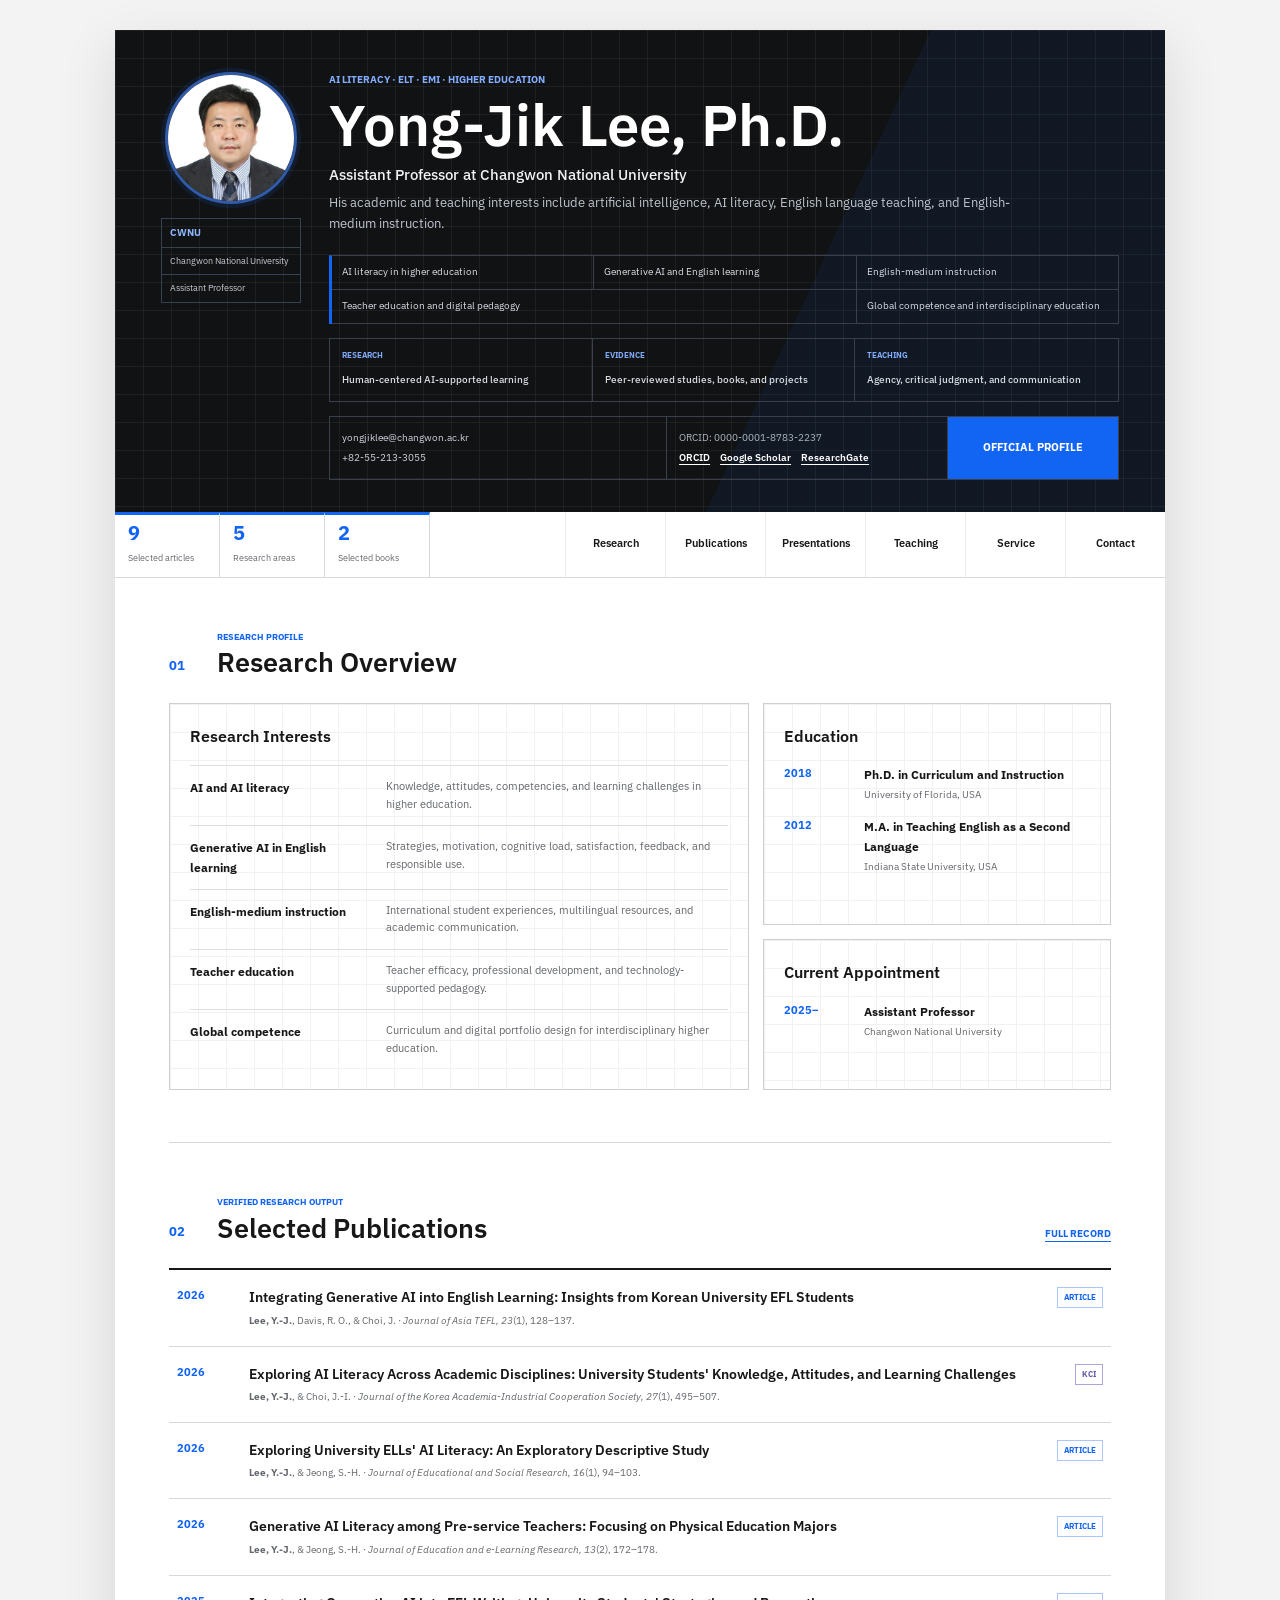
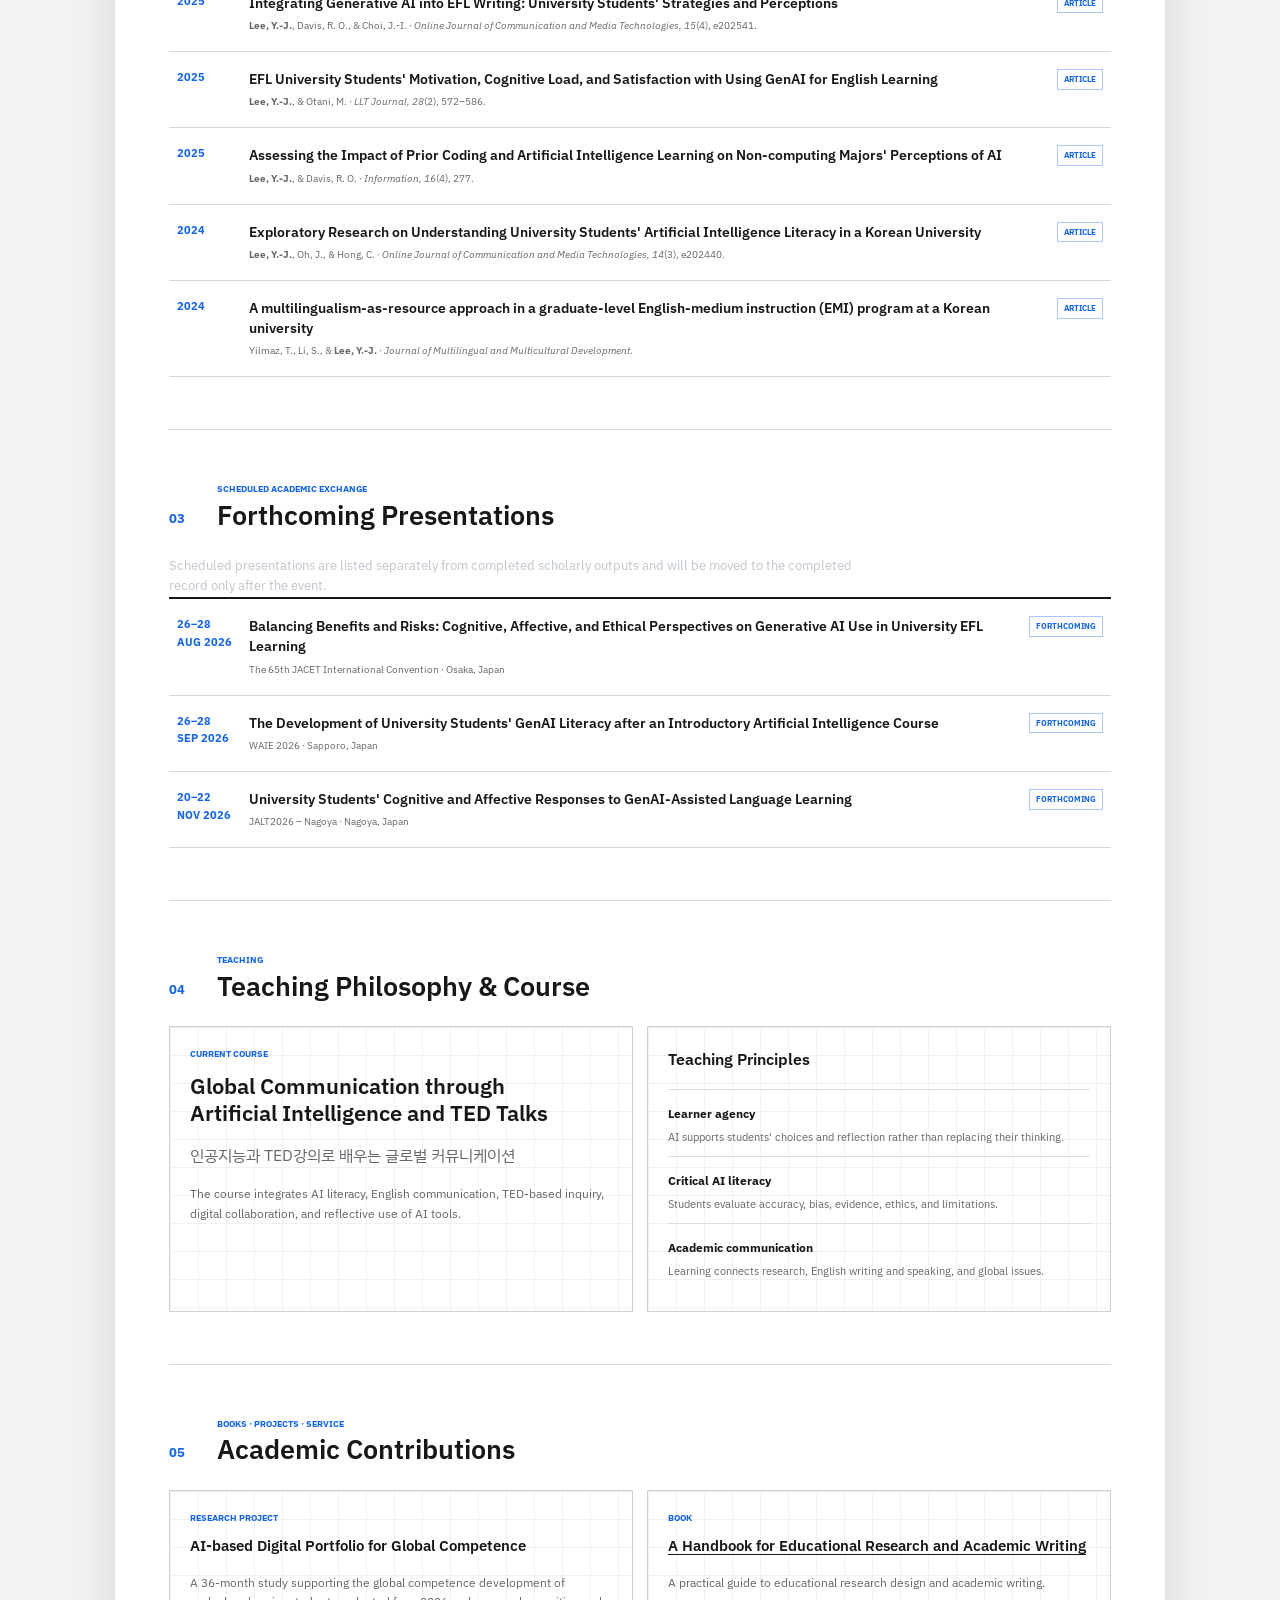
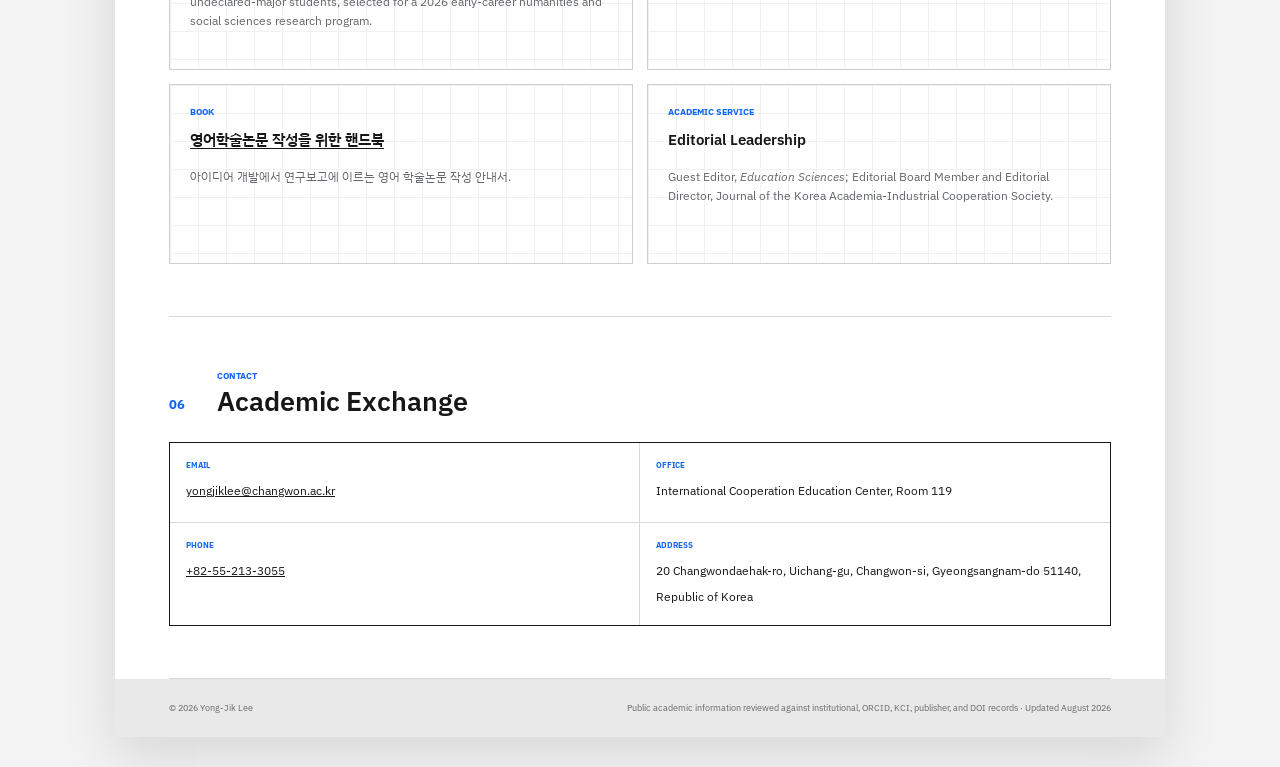
<file: index.html>
<!doctype html>
<html lang="en">
<head>
  <meta charset="utf-8">
  <meta name="viewport" content="width=device-width, initial-scale=1">
  <meta name="description" content="Academic CV of Yong-Jik Lee, Assistant Professor at Changwon National University. AI literacy, English language education, EMI, and higher education research.">
  <meta property="og:title" content="Yong-Jik Lee | Academic CV">
  <meta property="og:description" content="Research, teaching, publications, books, projects, and academic service.">
  <meta property="og:type" content="profile">
  <meta property="og:image" content="https://fhlyongko.github.io/assets/yongjik-lee-profile-final.jpg">
  <title>Yong-Jik Lee | Academic CV</title>
  <link rel="preconnect" href="https://fonts.googleapis.com">
  <link rel="preconnect" href="https://fonts.gstatic.com" crossorigin>
  <link href="https://fonts.googleapis.com/css2?family=IBM+Plex+Sans:wght@400;500;600;700&family=IBM+Plex+Sans+KR:wght@400;500;600;700&display=swap" rel="stylesheet">
  <link rel="stylesheet" href="assets/cv-dashboard.css">
  <script defer src="assets/site.js"></script>
</head>
<body>
  <a class="skip-link" href="#research">Skip to CV content</a>
  <main class="cv-page">
    <header class="profile-dashboard" id="top">
      <div class="profile-top">
        <div class="portrait-column">
          <img class="portrait" src="assets/yongjik-lee-profile-final.jpg" alt="Yong-Jik Lee, Changwon National University" width="354" height="472">
          <div class="affiliation-mark">
            <strong>CWNU</strong>
            <span>Changwon National University</span>
            <span>Assistant Professor</span>
          </div>
        </div>

        <div class="identity-column">
          <p class="signal">AI LITERACY · ELT · EMI · HIGHER EDUCATION</p>
          <h1>Yong-Jik Lee, Ph.D.</h1>
          <p class="position">Assistant Professor at Changwon National University</p>
          <p class="profile-summary">His academic and teaching interests include artificial intelligence, AI literacy, English language teaching, and English-medium instruction.</p>

          <div class="keyword-grid" aria-label="Research keywords">
            <span>AI literacy in higher education</span>
            <span>Generative AI and English learning</span>
            <span>English-medium instruction</span>
            <span>Teacher education and digital pedagogy</span>
            <span>Global competence and interdisciplinary education</span>
          </div>

          <div class="evidence-strip">
            <div><small>RESEARCH</small><strong>Human-centered AI-supported learning</strong></div>
            <div><small>EVIDENCE</small><strong>Peer-reviewed studies, books, and projects</strong></div>
            <div><small>TEACHING</small><strong>Agency, critical judgment, and communication</strong></div>
          </div>

          <div class="contact-strip">
            <div class="direct-contact">
              <a href="mailto:yongjiklee@changwon.ac.kr">yongjiklee@changwon.ac.kr</a>
              <span>+82-55-213-3055</span>
            </div>
            <div class="academic-ids">
              <span>ORCID: 0000-0001-8783-2237</span>
              <div><a href="https://orcid.org/0000-0001-8783-2237" target="_blank" rel="noreferrer">ORCID</a><a href="https://scholar.google.com/citations?hl=en&user=Jzv1a7MAAAAJ" target="_blank" rel="noreferrer">Google Scholar</a><a href="https://www.researchgate.net/profile/Yong-Jik-Lee-2" target="_blank" rel="noreferrer">ResearchGate</a></div>
            </div>
            <a class="profile-button" href="https://sites.google.com/view/dr-yong-jik-lee/home" target="_blank" rel="noreferrer">OFFICIAL PROFILE</a>
          </div>
        </div>
      </div>
    </header>

    <nav class="dashboard-nav" aria-label="CV sections">
      <div class="metric"><strong>9</strong><span>Selected articles</span></div>
      <div class="metric"><strong>5</strong><span>Research areas</span></div>
      <div class="metric"><strong>2</strong><span>Selected books</span></div>
      <div class="section-links" id="site-nav"><a href="#research">Research</a><a href="#publications">Publications</a><a href="#presentations">Presentations</a><a href="#teaching">Teaching</a><a href="#service">Service</a><a href="#contact">Contact</a></div>
      <button class="nav-toggle" type="button" aria-expanded="false" aria-controls="site-nav">Menu</button>
    </nav>

    <div class="cv-content">
      <section class="cv-section" id="research">
        <div class="section-title"><span>01</span><div><p>RESEARCH PROFILE</p><h2>Research Overview</h2></div></div>
        <div class="overview-grid">
          <article class="panel interests">
            <h3>Research Interests</h3>
            <ul>
              <li><strong>AI and AI literacy</strong><span>Knowledge, attitudes, competencies, and learning challenges in higher education.</span></li>
              <li><strong>Generative AI in English learning</strong><span>Strategies, motivation, cognitive load, satisfaction, feedback, and responsible use.</span></li>
              <li><strong>English-medium instruction</strong><span>International student experiences, multilingual resources, and academic communication.</span></li>
              <li><strong>Teacher education</strong><span>Teacher efficacy, professional development, and technology-supported pedagogy.</span></li>
              <li><strong>Global competence</strong><span>Curriculum and digital portfolio design for interdisciplinary higher education.</span></li>
            </ul>
          </article>
          <div class="stack">
            <article class="panel">
              <h3>Education</h3>
              <dl class="cv-list"><dt>2018</dt><dd><strong>Ph.D. in Curriculum and Instruction</strong><span>University of Florida, USA</span></dd><dt>2012</dt><dd><strong>M.A. in Teaching English as a Second Language</strong><span>Indiana State University, USA</span></dd></dl>
            </article>
            <article class="panel">
              <h3>Current Appointment</h3>
              <dl class="cv-list"><dt>2025–</dt><dd><strong>Assistant Professor</strong><span>Changwon National University</span></dd></dl>
            </article>
          </div>
        </div>
      </section>

      <section class="cv-section" id="publications">
        <div class="section-title"><span>02</span><div><p>VERIFIED RESEARCH OUTPUT</p><h2>Selected Publications</h2></div><a href="https://scholar.google.com/citations?hl=en&user=Jzv1a7MAAAAJ" target="_blank" rel="noreferrer">FULL RECORD</a></div>
        <div class="publication-table">
          <article><time>2026</time><div><h3><a href="https://www.dbpia.co.kr/journal/articleDetail?nodeId=NODE12878932" target="_blank" rel="noreferrer">Integrating Generative AI into English Learning: Insights from Korean University EFL Students</a></h3><p><strong>Lee, Y.-J.</strong>, Davis, R. O., &amp; Choi, J. · <em>Journal of Asia TEFL, 23</em>(1), 128–137.</p></div><span class="index-tag">ARTICLE</span></article>
          <article><time>2026</time><div><h3><a href="https://doi.org/10.5762/KAIS.2026.27.1.495" target="_blank" rel="noreferrer">Exploring AI Literacy Across Academic Disciplines: University Students' Knowledge, Attitudes, and Learning Challenges</a></h3><p><strong>Lee, Y.-J.</strong>, &amp; Choi, J.-I. · <em>Journal of the Korea Academia-Industrial Cooperation Society, 27</em>(1), 495–507.</p></div><span class="index-tag kci">KCI</span></article>
          <article><time>2026</time><div><h3><a href="https://doi.org/10.36941/jesr-2026-0241" target="_blank" rel="noreferrer">Exploring University ELLs' AI Literacy: An Exploratory Descriptive Study</a></h3><p><strong>Lee, Y.-J.</strong>, &amp; Jeong, S.-H. · <em>Journal of Educational and Social Research, 16</em>(1), 94–103.</p></div><span class="index-tag">ARTICLE</span></article>
          <article><time>2026</time><div><h3><a href="https://doi.org/10.20448/jeelr.v13i2.8661" target="_blank" rel="noreferrer">Generative AI Literacy among Pre-service Teachers: Focusing on Physical Education Majors</a></h3><p><strong>Lee, Y.-J.</strong>, &amp; Jeong, S.-H. · <em>Journal of Education and e-Learning Research, 13</em>(2), 172–178.</p></div><span class="index-tag">ARTICLE</span></article>
          <article><time>2025</time><div><h3><a href="https://doi.org/10.30935/ojcmt/17545" target="_blank" rel="noreferrer">Integrating Generative AI into EFL Writing: University Students' Strategies and Perceptions</a></h3><p><strong>Lee, Y.-J.</strong>, Davis, R. O., &amp; Choi, J.-I. · <em>Online Journal of Communication and Media Technologies, 15</em>(4), e202541.</p></div><span class="index-tag">ARTICLE</span></article>
          <article><time>2025</time><div><h3><a href="https://doi.org/10.24071/llt.v28i2.11518" target="_blank" rel="noreferrer">EFL University Students' Motivation, Cognitive Load, and Satisfaction with Using GenAI for English Learning</a></h3><p><strong>Lee, Y.-J.</strong>, &amp; Otani, M. · <em>LLT Journal, 28</em>(2), 572–586.</p></div><span class="index-tag">ARTICLE</span></article>
          <article><time>2025</time><div><h3><a href="https://doi.org/10.3390/info16040277" target="_blank" rel="noreferrer">Assessing the Impact of Prior Coding and Artificial Intelligence Learning on Non-computing Majors' Perceptions of AI</a></h3><p><strong>Lee, Y.-J.</strong>, &amp; Davis, R. O. · <em>Information, 16</em>(4), 277.</p></div><span class="index-tag">ARTICLE</span></article>
          <article><time>2024</time><div><h3><a href="https://doi.org/10.30935/ojcmt/14711" target="_blank" rel="noreferrer">Exploratory Research on Understanding University Students' Artificial Intelligence Literacy in a Korean University</a></h3><p><strong>Lee, Y.-J.</strong>, Oh, J., &amp; Hong, C. · <em>Online Journal of Communication and Media Technologies, 14</em>(3), e202440.</p></div><span class="index-tag">ARTICLE</span></article>
          <article><time>2024</time><div><h3><a href="https://doi.org/10.1080/01434632.2024.2314659" target="_blank" rel="noreferrer">A multilingualism-as-resource approach in a graduate-level English-medium instruction (EMI) program at a Korean university</a></h3><p>Yilmaz, T., Li, S., &amp; <strong>Lee, Y.-J.</strong> · <em>Journal of Multilingual and Multicultural Development</em>.</p></div><span class="index-tag">ARTICLE</span></article>
        </div>
      </section>

      <section class="cv-section" id="presentations">
        <div class="section-title"><span>03</span><div><p>SCHEDULED ACADEMIC EXCHANGE</p><h2>Forthcoming Presentations</h2></div></div>
        <p class="profile-summary">Scheduled presentations are listed separately from completed scholarly outputs and will be moved to the completed record only after the event.</p>
        <div class="publication-table">
          <article><time>26–28 AUG 2026</time><div><h3>Balancing Benefits and Risks: Cognitive, Affective, and Ethical Perspectives on Generative AI Use in University EFL Learning</h3><p>The 65th JACET International Convention · Osaka, Japan</p></div><span class="index-tag">FORTHCOMING</span></article>
          <article><time>26–28 SEP 2026</time><div><h3>The Development of University Students' GenAI Literacy after an Introductory Artificial Intelligence Course</h3><p>WAIE 2026 · Sapporo, Japan</p></div><span class="index-tag">FORTHCOMING</span></article>
          <article><time>20–22 NOV 2026</time><div><h3>University Students' Cognitive and Affective Responses to GenAI-Assisted Language Learning</h3><p>JALT2026 – Nagoya · Nagoya, Japan</p></div><span class="index-tag">FORTHCOMING</span></article>
        </div>
      </section>

      <section class="cv-section" id="teaching">
        <div class="section-title"><span>04</span><div><p>TEACHING</p><h2>Teaching Philosophy &amp; Course</h2></div></div>
        <div class="teaching-grid">
          <article class="panel course-panel"><p class="blue-label">CURRENT COURSE</p><h3>Global Communication through Artificial Intelligence and TED Talks</h3><p class="ko" lang="ko">인공지능과 TED강의로 배우는 글로벌 커뮤니케이션</p><p>The course integrates AI literacy, English communication, TED-based inquiry, digital collaboration, and reflective use of AI tools.</p></article>
          <article class="panel philosophy-panel"><h3>Teaching Principles</h3><div><strong>Learner agency</strong><p>AI supports students' choices and reflection rather than replacing their thinking.</p></div><div><strong>Critical AI literacy</strong><p>Students evaluate accuracy, bias, evidence, ethics, and limitations.</p></div><div><strong>Academic communication</strong><p>Learning connects research, English writing and speaking, and global issues.</p></div></article>
        </div>
      </section>

      <section class="cv-section" id="service">
        <div class="section-title"><span>05</span><div><p>BOOKS · PROJECTS · SERVICE</p><h2>Academic Contributions</h2></div></div>
        <div class="contribution-grid">
          <article class="panel"><p class="blue-label">RESEARCH PROJECT</p><h3>AI-based Digital Portfolio for Global Competence</h3><p>A 36-month study supporting the global competence development of undeclared-major students, selected for a 2026 early-career humanities and social sciences research program.</p></article>
          <article class="panel"><p class="blue-label">BOOK</p><h3><a href="https://www.yes24.com/product/goods/124613203" target="_blank" rel="noreferrer">A Handbook for Educational Research and Academic Writing</a></h3><p>A practical guide to educational research design and academic writing.</p></article>
          <article class="panel"><p class="blue-label">BOOK</p><h3><a href="https://www.yes24.com/product/goods/163004747" target="_blank" rel="noreferrer">영어학술논문 작성을 위한 핸드북</a></h3><p lang="ko">아이디어 개발에서 연구보고에 이르는 영어 학술논문 작성 안내서.</p></article>
          <article class="panel"><p class="blue-label">ACADEMIC SERVICE</p><h3>Editorial Leadership</h3><p>Guest Editor, <em>Education Sciences</em>; Editorial Board Member and Editorial Director, Journal of the Korea Academia-Industrial Cooperation Society.</p></article>
        </div>
      </section>

      <section class="cv-section contact-section" id="contact">
        <div class="section-title"><span>06</span><div><p>CONTACT</p><h2>Academic Exchange</h2></div></div>
        <div class="contact-card">
          <div><small>EMAIL</small><a href="mailto:yongjiklee@changwon.ac.kr">yongjiklee@changwon.ac.kr</a></div>
          <div><small>OFFICE</small><span>International Cooperation Education Center, Room 119</span></div>
          <div><small>PHONE</small><a href="tel:+82552133055">+82-55-213-3055</a></div>
          <div><small>ADDRESS</small><span>20 Changwondaehak-ro, Uichang-gu, Changwon-si, Gyeongsangnam-do 51140, Republic of Korea</span></div>
        </div>
      </section>
    </div>

    <footer class="cv-footer"><span>© 2026 Yong-Jik Lee</span><span>Public academic information reviewed against institutional, ORCID, KCI, publisher, and DOI records · Updated August 2026</span></footer>
  </main>
</body>
</html>
</file>
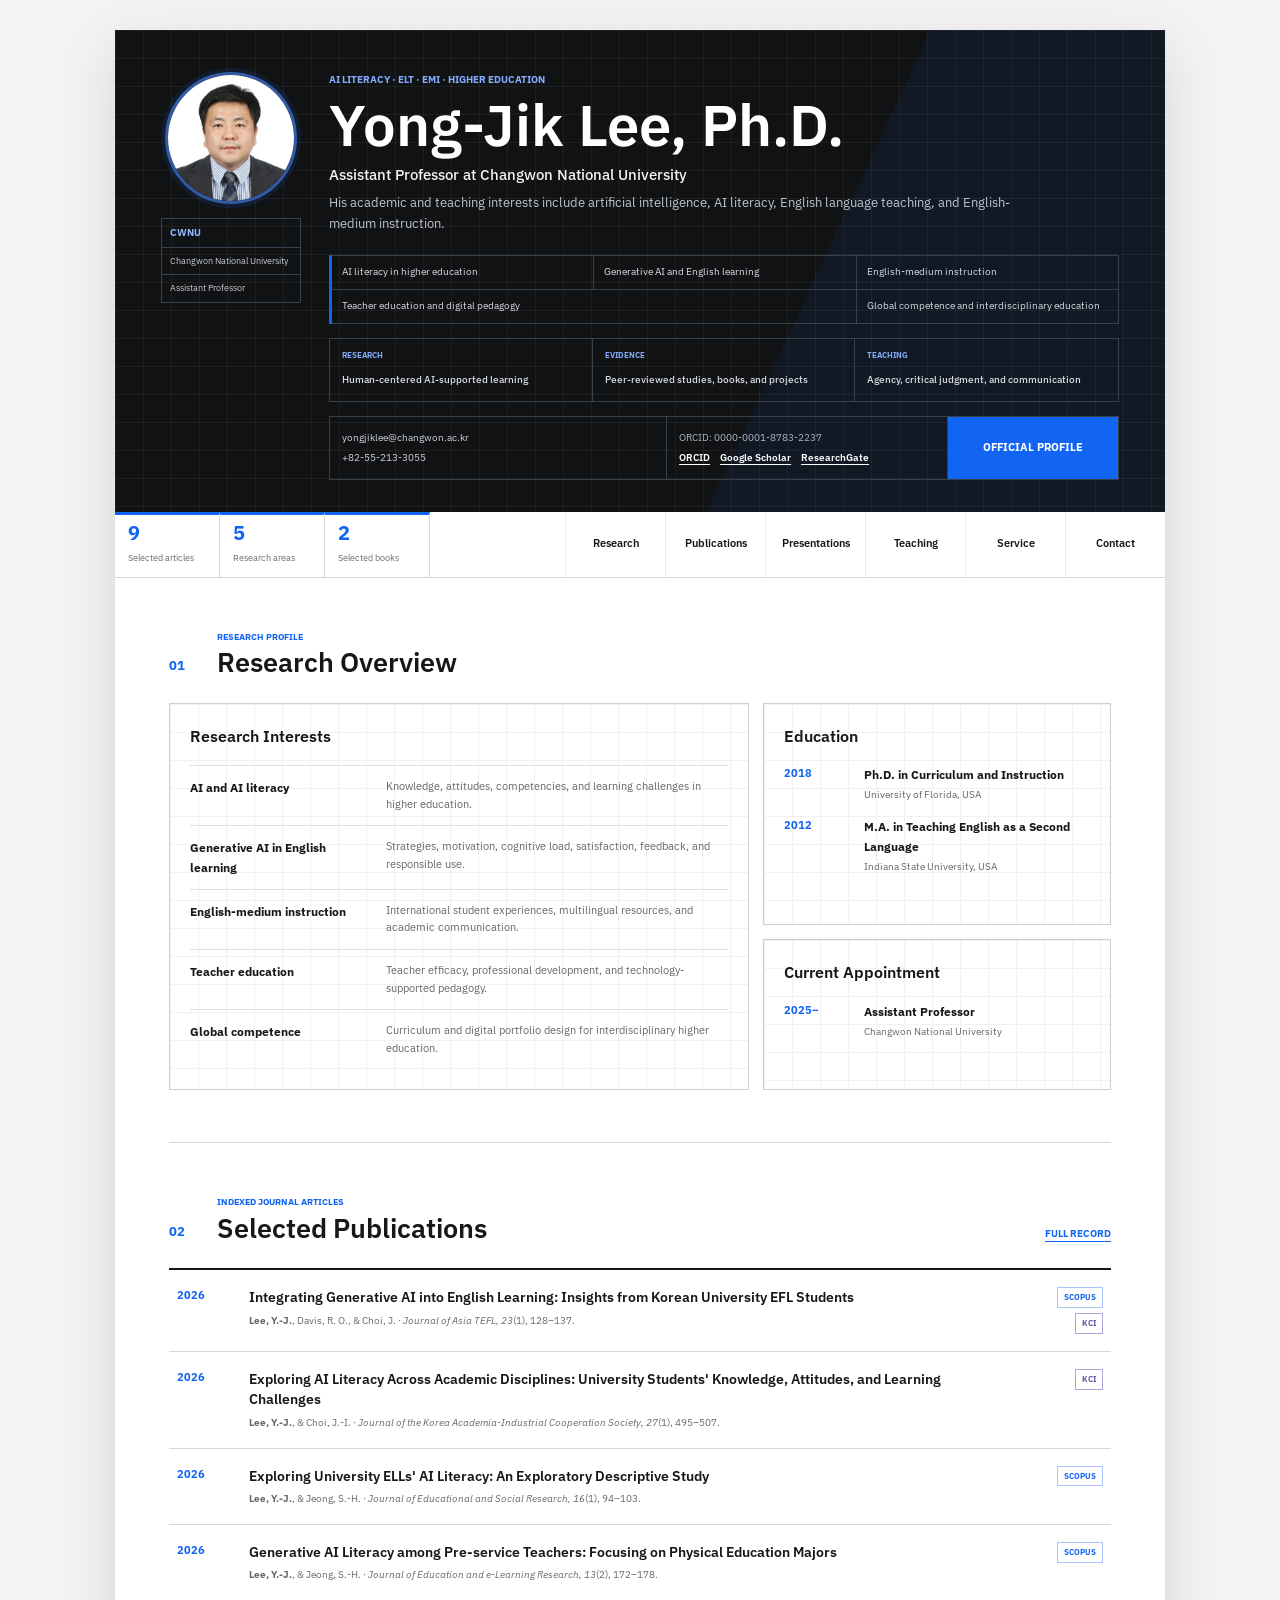
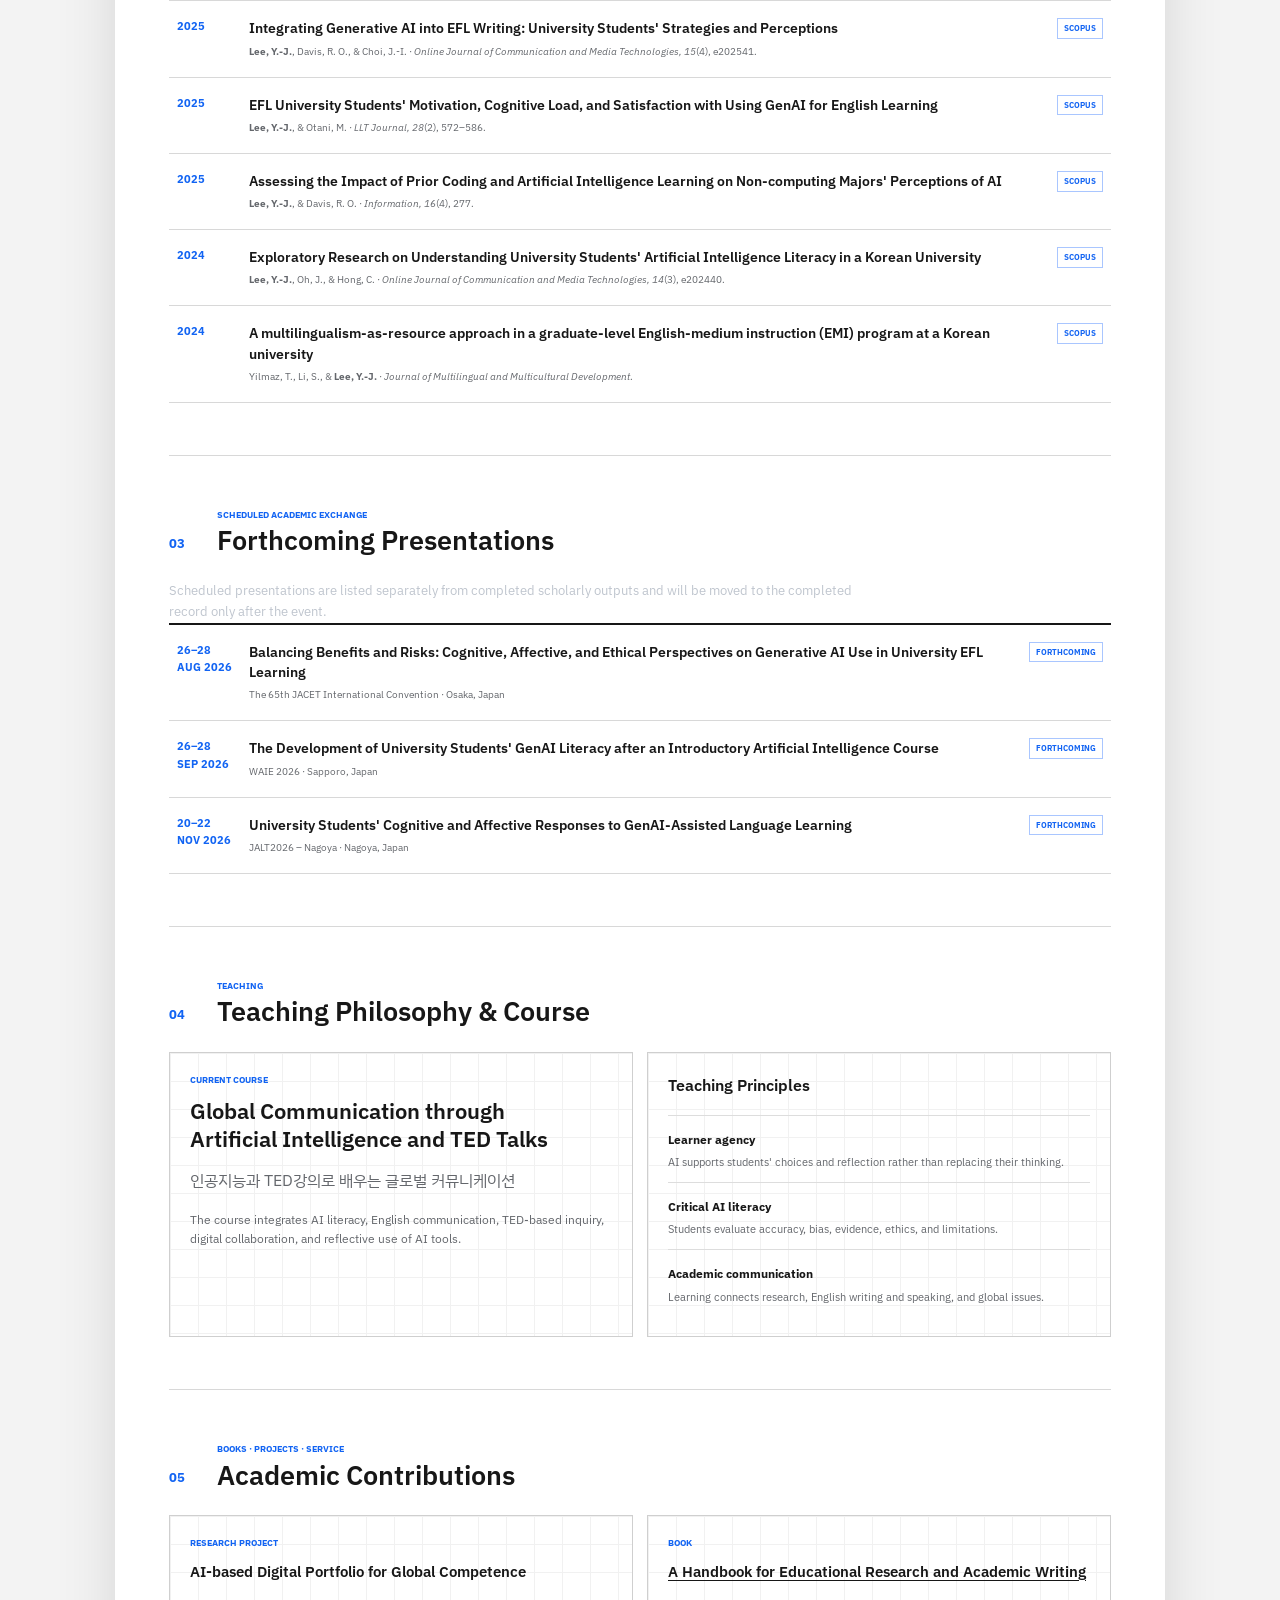
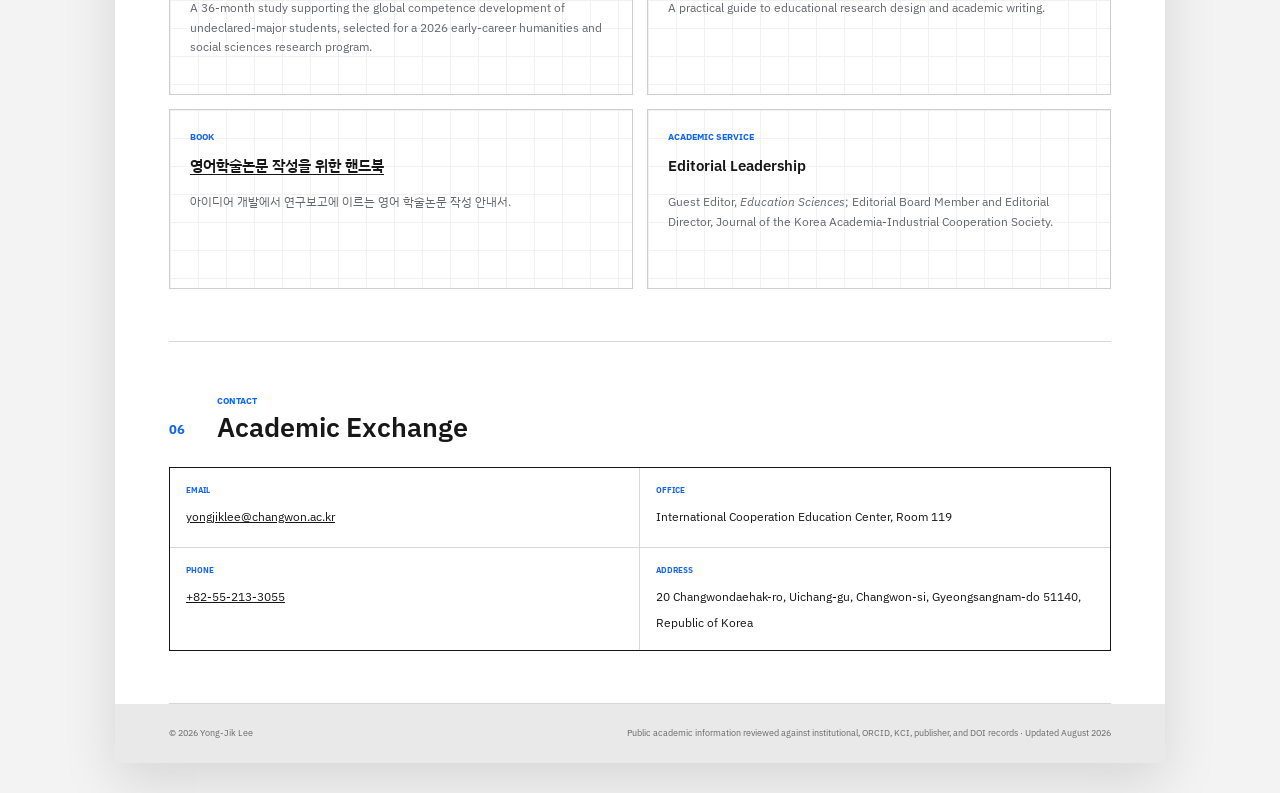
<file: yongjik-lee-academic-cv/index.html>
<!doctype html>
<html lang="en">
<head>
  <meta charset="utf-8">
  <meta name="viewport" content="width=device-width, initial-scale=1">
  <meta name="description" content="Academic CV of Yong-Jik Lee, Assistant Professor at Changwon National University. AI literacy, English language education, EMI, and higher education research.">
  <meta property="og:title" content="Yong-Jik Lee | Academic CV">
  <meta property="og:description" content="Research, teaching, publications, books, projects, and academic service.">
  <meta property="og:type" content="profile">
  <meta property="og:image" content="https://fhlyongko.github.io/yongjik-lee-academic-cv/assets/yongjik-lee-profile-final.jpg">
  <link rel="canonical" href="https://fhlyongko.github.io/yongjik-lee-academic-cv/">
  <title>Yong-Jik Lee | Academic CV</title>
  <link rel="preconnect" href="https://fonts.googleapis.com">
  <link rel="preconnect" href="https://fonts.gstatic.com" crossorigin>
  <link href="https://fonts.googleapis.com/css2?family=IBM+Plex+Sans:wght@400;500;600;700&family=IBM+Plex+Sans+KR:wght@400;500;600;700&display=swap" rel="stylesheet">
  <link rel="stylesheet" href="assets/cv-dashboard.css">
  <script defer src="assets/site.js"></script>
</head>
<body>
  <a class="skip-link" href="#research">Skip to CV content</a>
  <main class="cv-page">
    <header class="profile-dashboard" id="top">
      <div class="profile-top">
        <div class="portrait-column">
          <img class="portrait" src="assets/yongjik-lee-profile-final.jpg" alt="Yong-Jik Lee, Changwon National University" width="354" height="472">
          <div class="affiliation-mark">
            <strong>CWNU</strong>
            <span>Changwon National University</span>
            <span>Assistant Professor</span>
          </div>
        </div>

        <div class="identity-column">
          <p class="signal">AI LITERACY · ELT · EMI · HIGHER EDUCATION</p>
          <h1>Yong-Jik Lee, Ph.D.</h1>
          <p class="position">Assistant Professor at Changwon National University</p>
          <p class="profile-summary">His academic and teaching interests include artificial intelligence, AI literacy, English language teaching, and English-medium instruction.</p>

          <div class="keyword-grid" aria-label="Research keywords">
            <span>AI literacy in higher education</span>
            <span>Generative AI and English learning</span>
            <span>English-medium instruction</span>
            <span>Teacher education and digital pedagogy</span>
            <span>Global competence and interdisciplinary education</span>
          </div>

          <div class="evidence-strip">
            <div><small>RESEARCH</small><strong>Human-centered AI-supported learning</strong></div>
            <div><small>EVIDENCE</small><strong>Peer-reviewed studies, books, and projects</strong></div>
            <div><small>TEACHING</small><strong>Agency, critical judgment, and communication</strong></div>
          </div>

          <div class="contact-strip">
            <div class="direct-contact">
              <a href="mailto:yongjiklee@changwon.ac.kr">yongjiklee@changwon.ac.kr</a>
              <span>+82-55-213-3055</span>
            </div>
            <div class="academic-ids">
              <span>ORCID: 0000-0001-8783-2237</span>
              <div><a href="https://orcid.org/0000-0001-8783-2237" target="_blank" rel="noreferrer">ORCID</a><a href="https://scholar.google.com/citations?hl=en&user=Jzv1a7MAAAAJ" target="_blank" rel="noreferrer">Google Scholar</a><a href="https://www.researchgate.net/profile/Yong-Jik-Lee-2" target="_blank" rel="noreferrer">ResearchGate</a></div>
            </div>
            <a class="profile-button" href="https://sites.google.com/view/dr-yong-jik-lee/home" target="_blank" rel="noreferrer">OFFICIAL PROFILE</a>
          </div>
        </div>
      </div>
    </header>

    <nav class="dashboard-nav" aria-label="CV sections">
      <div class="metric"><strong>9</strong><span>Selected articles</span></div>
      <div class="metric"><strong>5</strong><span>Research areas</span></div>
      <div class="metric"><strong>2</strong><span>Selected books</span></div>
      <div class="section-links" id="site-nav"><a href="#research">Research</a><a href="#publications">Publications</a><a href="#presentations">Presentations</a><a href="#teaching">Teaching</a><a href="#service">Service</a><a href="#contact">Contact</a></div>
      <button class="nav-toggle" type="button" aria-expanded="false" aria-controls="site-nav">Menu</button>
    </nav>

    <div class="cv-content">
      <section class="cv-section" id="research">
        <div class="section-title"><span>01</span><div><p>RESEARCH PROFILE</p><h2>Research Overview</h2></div></div>
        <div class="overview-grid">
          <article class="panel interests">
            <h3>Research Interests</h3>
            <ul>
              <li><strong>AI and AI literacy</strong><span>Knowledge, attitudes, competencies, and learning challenges in higher education.</span></li>
              <li><strong>Generative AI in English learning</strong><span>Strategies, motivation, cognitive load, satisfaction, feedback, and responsible use.</span></li>
              <li><strong>English-medium instruction</strong><span>International student experiences, multilingual resources, and academic communication.</span></li>
              <li><strong>Teacher education</strong><span>Teacher efficacy, professional development, and technology-supported pedagogy.</span></li>
              <li><strong>Global competence</strong><span>Curriculum and digital portfolio design for interdisciplinary higher education.</span></li>
            </ul>
          </article>
          <div class="stack">
            <article class="panel">
              <h3>Education</h3>
              <dl class="cv-list"><dt>2018</dt><dd><strong>Ph.D. in Curriculum and Instruction</strong><span>University of Florida, USA</span></dd><dt>2012</dt><dd><strong>M.A. in Teaching English as a Second Language</strong><span>Indiana State University, USA</span></dd></dl>
            </article>
            <article class="panel">
              <h3>Current Appointment</h3>
              <dl class="cv-list"><dt>2025–</dt><dd><strong>Assistant Professor</strong><span>Changwon National University</span></dd></dl>
            </article>
          </div>
        </div>
      </section>

      <section class="cv-section" id="publications">
        <div class="section-title"><span>02</span><div><p>INDEXED JOURNAL ARTICLES</p><h2>Selected Publications</h2></div><a href="https://scholar.google.com/citations?hl=en&user=Jzv1a7MAAAAJ" target="_blank" rel="noreferrer">FULL RECORD</a></div>
        <div class="publication-table">
          <article><time>2026</time><div><h3><a href="https://www.dbpia.co.kr/journal/articleDetail?nodeId=NODE12878932" target="_blank" rel="noreferrer">Integrating Generative AI into English Learning: Insights from Korean University EFL Students</a></h3><p><strong>Lee, Y.-J.</strong>, Davis, R. O., &amp; Choi, J. · <em>Journal of Asia TEFL, 23</em>(1), 128–137.</p></div><span class="index-badges"><span class="index-tag scopus">SCOPUS</span><span class="index-tag kci">KCI</span></span></article>
          <article><time>2026</time><div><h3><a href="https://doi.org/10.5762/KAIS.2026.27.1.495" target="_blank" rel="noreferrer">Exploring AI Literacy Across Academic Disciplines: University Students' Knowledge, Attitudes, and Learning Challenges</a></h3><p><strong>Lee, Y.-J.</strong>, &amp; Choi, J.-I. · <em>Journal of the Korea Academia-Industrial Cooperation Society, 27</em>(1), 495–507.</p></div><span class="index-badges"><span class="index-tag kci">KCI</span></span></article>
          <article><time>2026</time><div><h3><a href="https://doi.org/10.36941/jesr-2026-0241" target="_blank" rel="noreferrer">Exploring University ELLs' AI Literacy: An Exploratory Descriptive Study</a></h3><p><strong>Lee, Y.-J.</strong>, &amp; Jeong, S.-H. · <em>Journal of Educational and Social Research, 16</em>(1), 94–103.</p></div><span class="index-badges"><span class="index-tag scopus">SCOPUS</span></span></article>
          <article><time>2026</time><div><h3><a href="https://doi.org/10.20448/jeelr.v13i2.8661" target="_blank" rel="noreferrer">Generative AI Literacy among Pre-service Teachers: Focusing on Physical Education Majors</a></h3><p><strong>Lee, Y.-J.</strong>, &amp; Jeong, S.-H. · <em>Journal of Education and e-Learning Research, 13</em>(2), 172–178.</p></div><span class="index-badges"><span class="index-tag scopus">SCOPUS</span></span></article>
          <article><time>2025</time><div><h3><a href="https://doi.org/10.30935/ojcmt/17545" target="_blank" rel="noreferrer">Integrating Generative AI into EFL Writing: University Students' Strategies and Perceptions</a></h3><p><strong>Lee, Y.-J.</strong>, Davis, R. O., &amp; Choi, J.-I. · <em>Online Journal of Communication and Media Technologies, 15</em>(4), e202541.</p></div><span class="index-badges"><span class="index-tag scopus">SCOPUS</span></span></article>
          <article><time>2025</time><div><h3><a href="https://doi.org/10.24071/llt.v28i2.11518" target="_blank" rel="noreferrer">EFL University Students' Motivation, Cognitive Load, and Satisfaction with Using GenAI for English Learning</a></h3><p><strong>Lee, Y.-J.</strong>, &amp; Otani, M. · <em>LLT Journal, 28</em>(2), 572–586.</p></div><span class="index-badges"><span class="index-tag scopus">SCOPUS</span></span></article>
          <article><time>2025</time><div><h3><a href="https://doi.org/10.3390/info16040277" target="_blank" rel="noreferrer">Assessing the Impact of Prior Coding and Artificial Intelligence Learning on Non-computing Majors' Perceptions of AI</a></h3><p><strong>Lee, Y.-J.</strong>, &amp; Davis, R. O. · <em>Information, 16</em>(4), 277.</p></div><span class="index-badges"><span class="index-tag scopus">SCOPUS</span></span></article>
          <article><time>2024</time><div><h3><a href="https://doi.org/10.30935/ojcmt/14711" target="_blank" rel="noreferrer">Exploratory Research on Understanding University Students' Artificial Intelligence Literacy in a Korean University</a></h3><p><strong>Lee, Y.-J.</strong>, Oh, J., &amp; Hong, C. · <em>Online Journal of Communication and Media Technologies, 14</em>(3), e202440.</p></div><span class="index-badges"><span class="index-tag scopus">SCOPUS</span></span></article>
          <article><time>2024</time><div><h3><a href="https://doi.org/10.1080/01434632.2024.2314659" target="_blank" rel="noreferrer">A multilingualism-as-resource approach in a graduate-level English-medium instruction (EMI) program at a Korean university</a></h3><p>Yilmaz, T., Li, S., &amp; <strong>Lee, Y.-J.</strong> · <em>Journal of Multilingual and Multicultural Development</em>.</p></div><span class="index-badges"><span class="index-tag scopus">SCOPUS</span></span></article>
        </div>
      </section>

      <section class="cv-section" id="presentations">
        <div class="section-title"><span>03</span><div><p>SCHEDULED ACADEMIC EXCHANGE</p><h2>Forthcoming Presentations</h2></div></div>
        <p class="profile-summary">Scheduled presentations are listed separately from completed scholarly outputs and will be moved to the completed record only after the event.</p>
        <div class="publication-table">
          <article><time>26–28 AUG 2026</time><div><h3>Balancing Benefits and Risks: Cognitive, Affective, and Ethical Perspectives on Generative AI Use in University EFL Learning</h3><p>The 65th JACET International Convention · Osaka, Japan</p></div><span class="index-badges"><span class="index-tag">FORTHCOMING</span></span></article>
          <article><time>26–28 SEP 2026</time><div><h3>The Development of University Students' GenAI Literacy after an Introductory Artificial Intelligence Course</h3><p>WAIE 2026 · Sapporo, Japan</p></div><span class="index-badges"><span class="index-tag">FORTHCOMING</span></span></article>
          <article><time>20–22 NOV 2026</time><div><h3>University Students' Cognitive and Affective Responses to GenAI-Assisted Language Learning</h3><p>JALT2026 – Nagoya · Nagoya, Japan</p></div><span class="index-badges"><span class="index-tag">FORTHCOMING</span></span></article>
        </div>
      </section>

      <section class="cv-section" id="teaching">
        <div class="section-title"><span>04</span><div><p>TEACHING</p><h2>Teaching Philosophy &amp; Course</h2></div></div>
        <div class="teaching-grid">
          <article class="panel course-panel"><p class="blue-label">CURRENT COURSE</p><h3>Global Communication through Artificial Intelligence and TED Talks</h3><p class="ko" lang="ko">인공지능과 TED강의로 배우는 글로벌 커뮤니케이션</p><p>The course integrates AI literacy, English communication, TED-based inquiry, digital collaboration, and reflective use of AI tools.</p></article>
          <article class="panel philosophy-panel"><h3>Teaching Principles</h3><div><strong>Learner agency</strong><p>AI supports students' choices and reflection rather than replacing their thinking.</p></div><div><strong>Critical AI literacy</strong><p>Students evaluate accuracy, bias, evidence, ethics, and limitations.</p></div><div><strong>Academic communication</strong><p>Learning connects research, English writing and speaking, and global issues.</p></div></article>
        </div>
      </section>

      <section class="cv-section" id="service">
        <div class="section-title"><span>05</span><div><p>BOOKS · PROJECTS · SERVICE</p><h2>Academic Contributions</h2></div></div>
        <div class="contribution-grid">
          <article class="panel"><p class="blue-label">RESEARCH PROJECT</p><h3>AI-based Digital Portfolio for Global Competence</h3><p>A 36-month study supporting the global competence development of undeclared-major students, selected for a 2026 early-career humanities and social sciences research program.</p></article>
          <article class="panel"><p class="blue-label">BOOK</p><h3><a href="https://www.yes24.com/product/goods/124613203" target="_blank" rel="noreferrer">A Handbook for Educational Research and Academic Writing</a></h3><p>A practical guide to educational research design and academic writing.</p></article>
          <article class="panel"><p class="blue-label">BOOK</p><h3><a href="https://www.yes24.com/product/goods/163004747" target="_blank" rel="noreferrer">영어학술논문 작성을 위한 핸드북</a></h3><p lang="ko">아이디어 개발에서 연구보고에 이르는 영어 학술논문 작성 안내서.</p></article>
          <article class="panel"><p class="blue-label">ACADEMIC SERVICE</p><h3>Editorial Leadership</h3><p>Guest Editor, <em>Education Sciences</em>; Editorial Board Member and Editorial Director, Journal of the Korea Academia-Industrial Cooperation Society.</p></article>
        </div>
      </section>

      <section class="cv-section contact-section" id="contact">
        <div class="section-title"><span>06</span><div><p>CONTACT</p><h2>Academic Exchange</h2></div></div>
        <div class="contact-card">
          <div><small>EMAIL</small><a href="mailto:yongjiklee@changwon.ac.kr">yongjiklee@changwon.ac.kr</a></div>
          <div><small>OFFICE</small><span>International Cooperation Education Center, Room 119</span></div>
          <div><small>PHONE</small><a href="tel:+82552133055">+82-55-213-3055</a></div>
          <div><small>ADDRESS</small><span>20 Changwondaehak-ro, Uichang-gu, Changwon-si, Gyeongsangnam-do 51140, Republic of Korea</span></div>
        </div>
      </section>
    </div>

    <footer class="cv-footer"><span>© 2026 Yong-Jik Lee</span><span>Public academic information reviewed against institutional, ORCID, KCI, publisher, and DOI records · Updated August 2026</span></footer>
  </main>
</body>
</html>
</file>
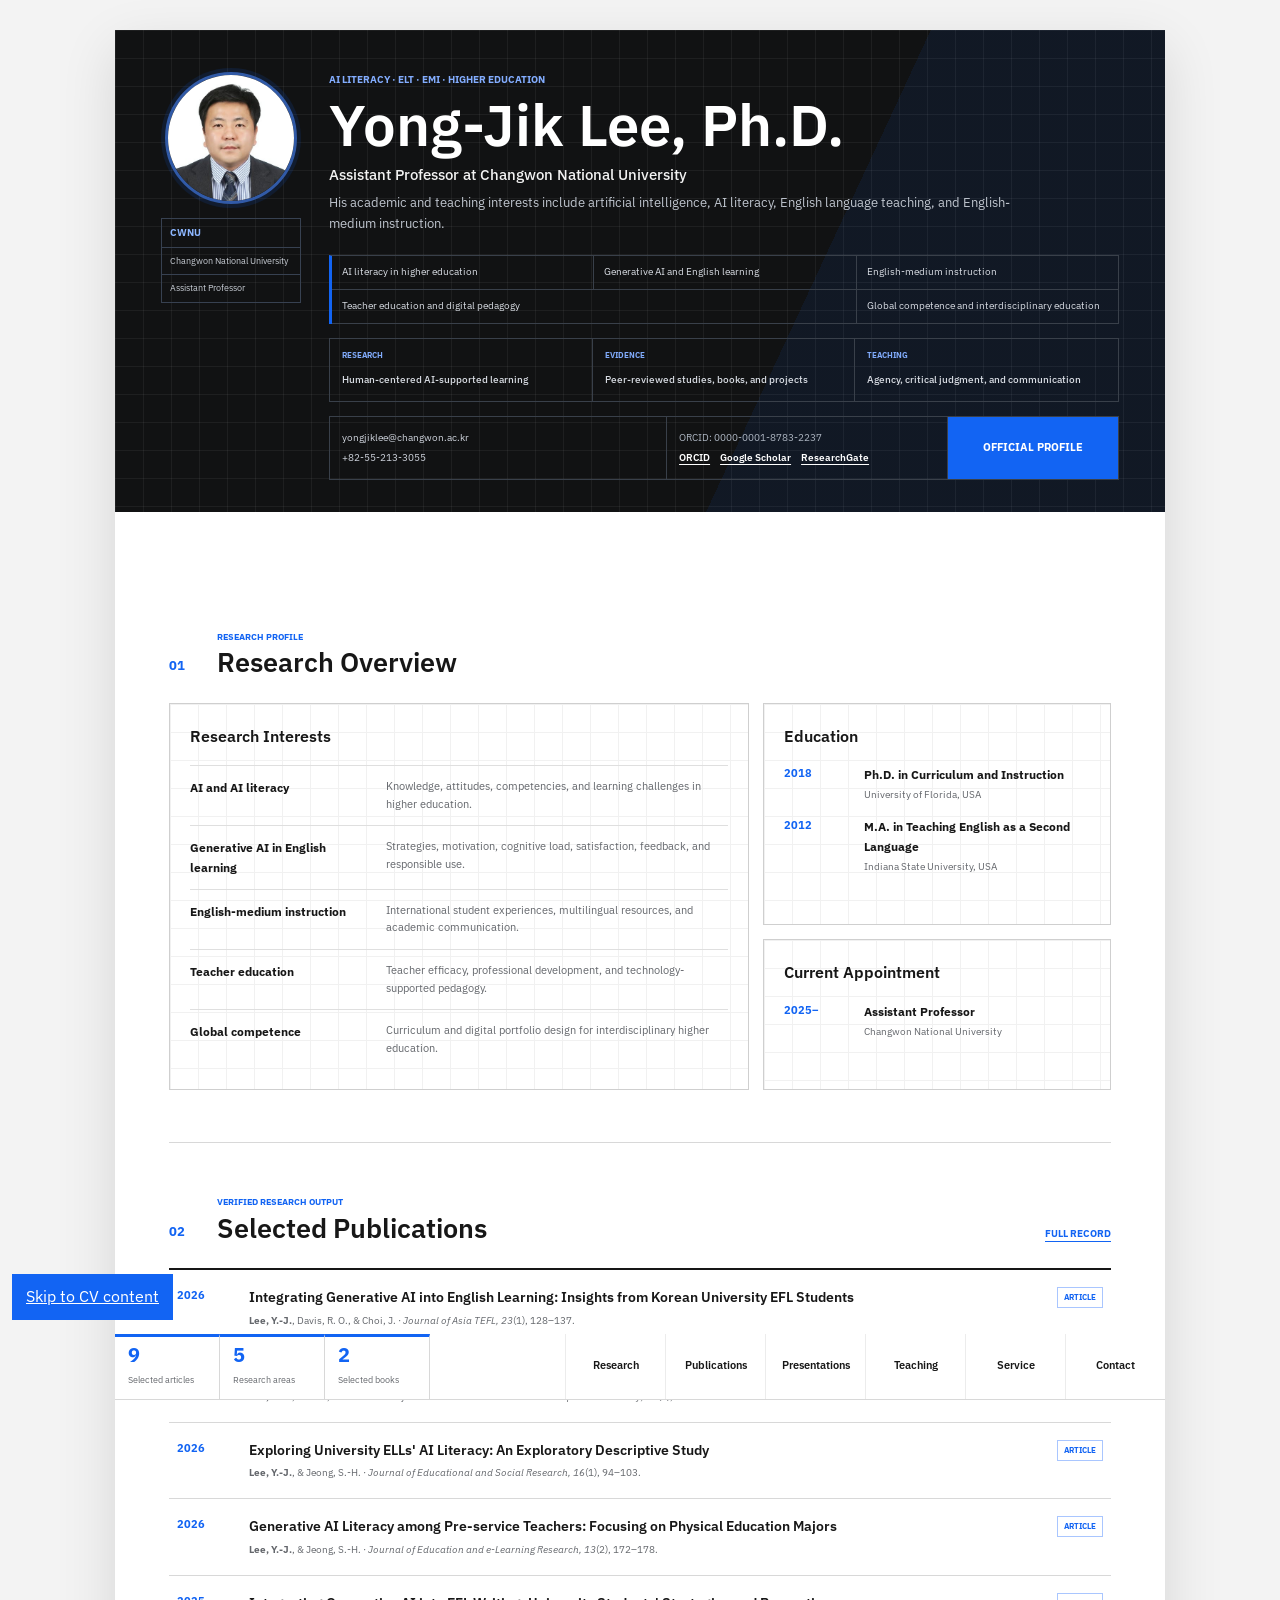
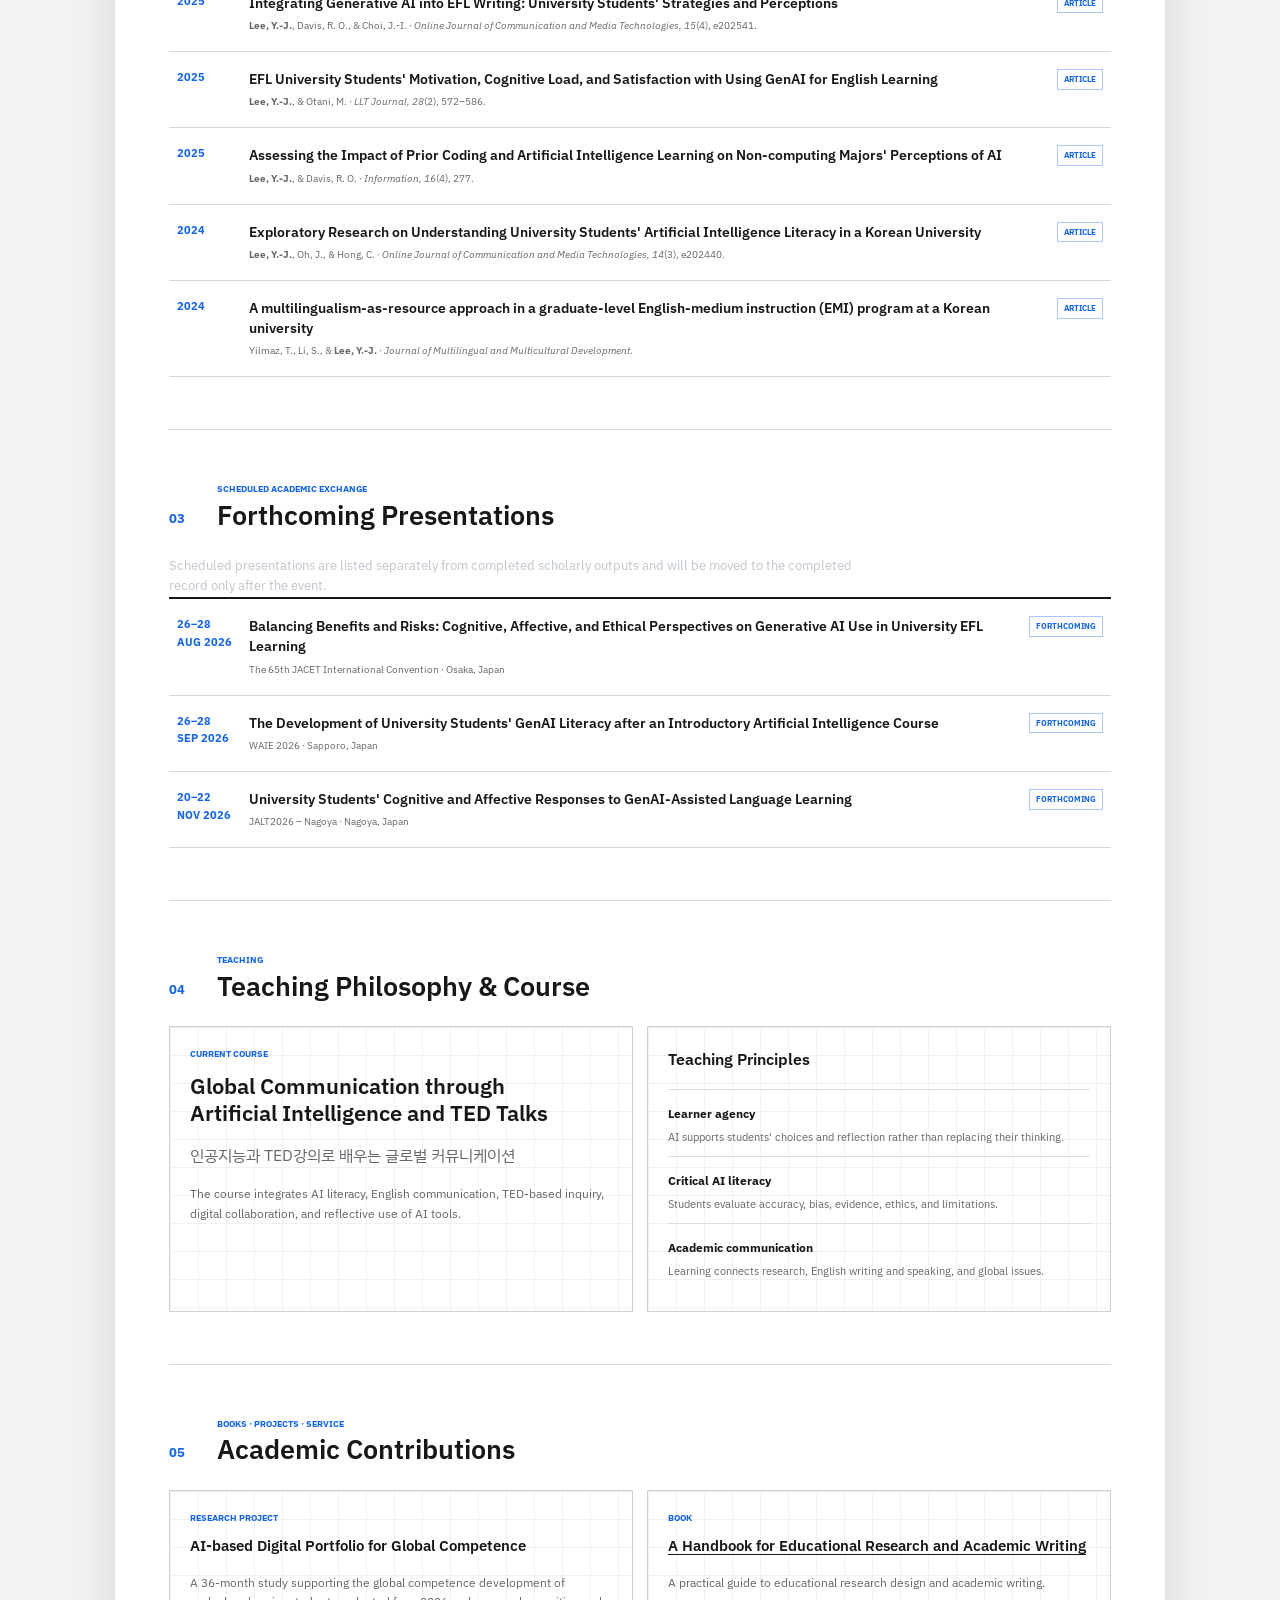
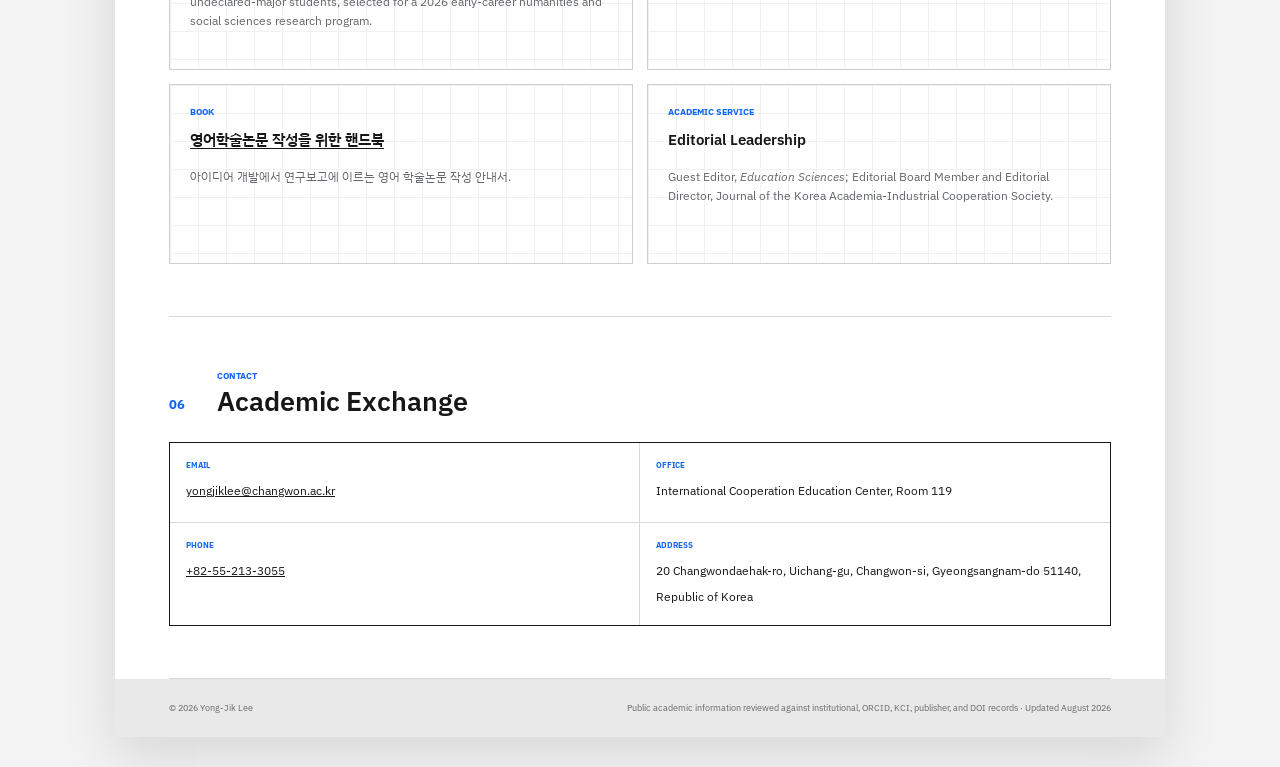
<file: activities.html>
<!doctype html><html lang="en"><head><meta charset="utf-8"><meta name="viewport" content="width=device-width,initial-scale=1"><meta http-equiv="refresh" content="0;url=index.html#service"><title>Academic Service | Yong-Jik Lee</title><link rel="canonical" href="index.html#service"></head><body><p><a href="index.html#service">Continue to Books, Projects and Service</a></p></body></html>
</file>
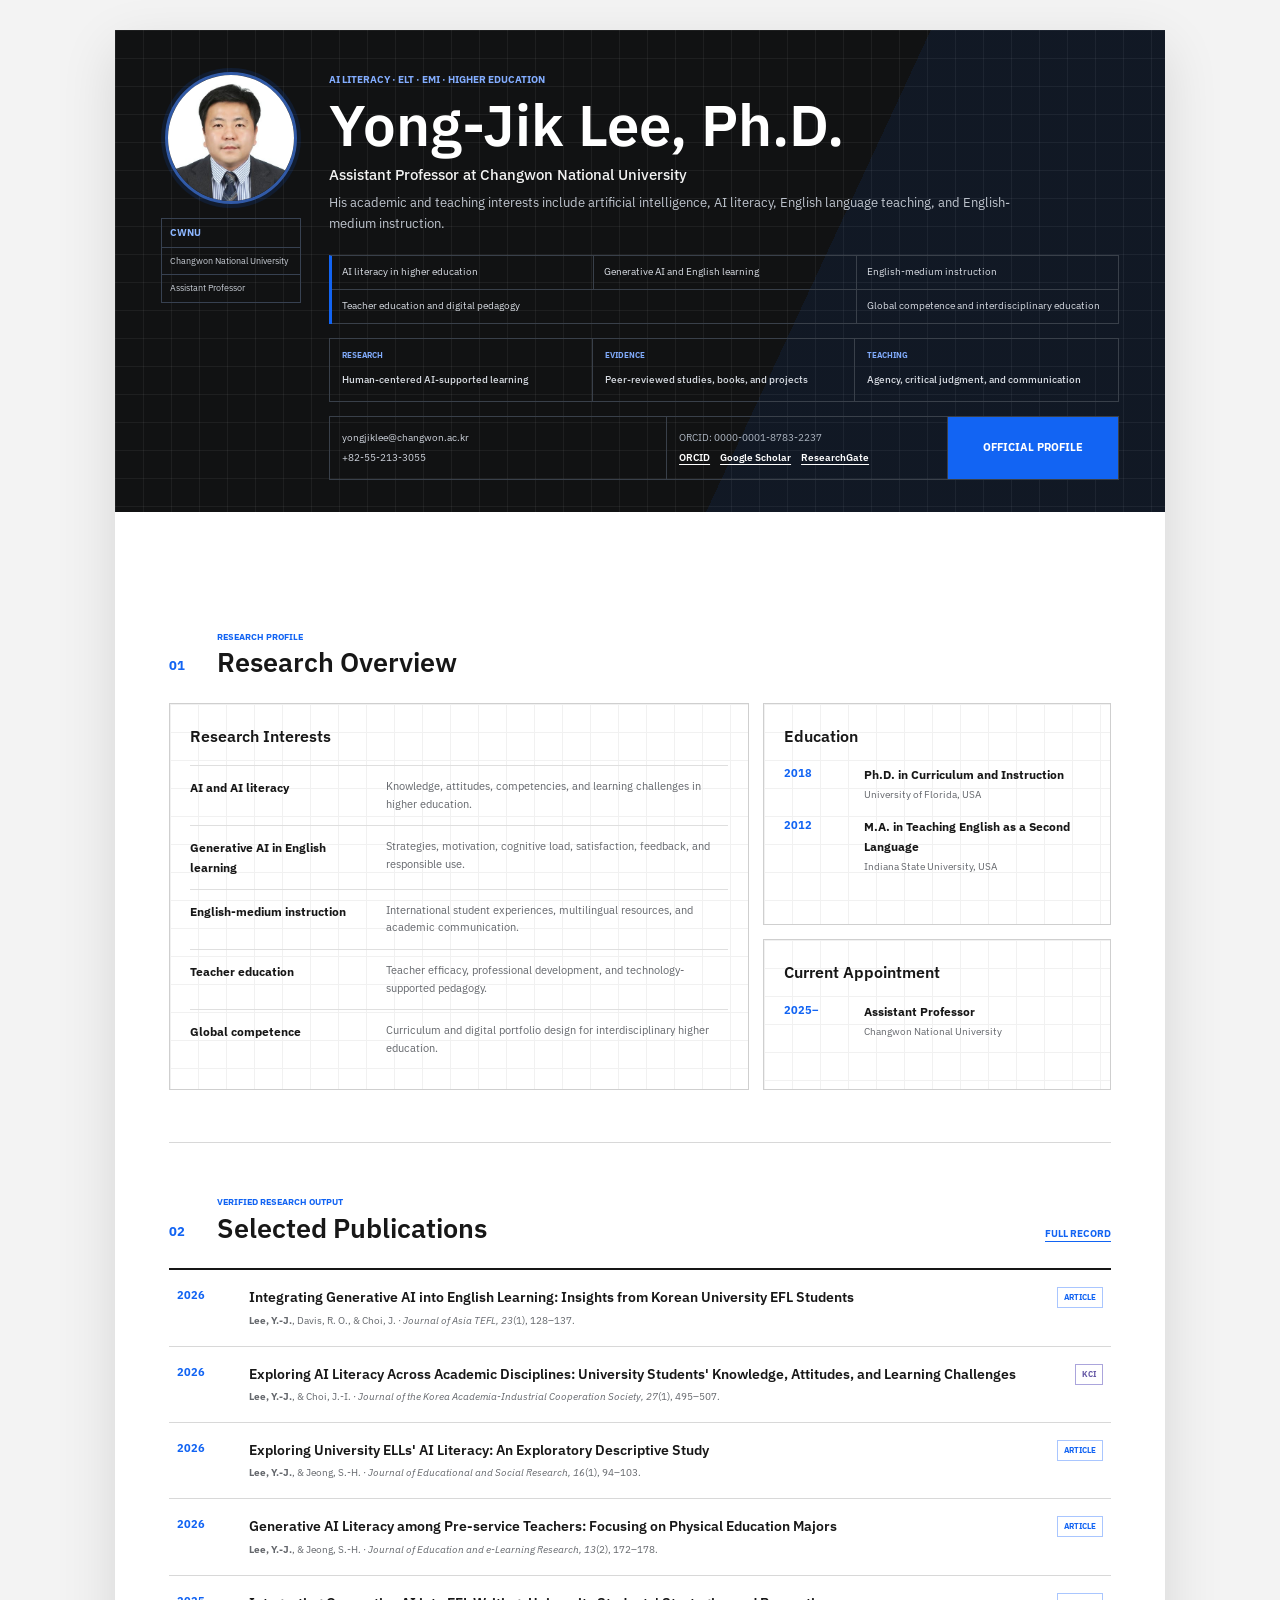
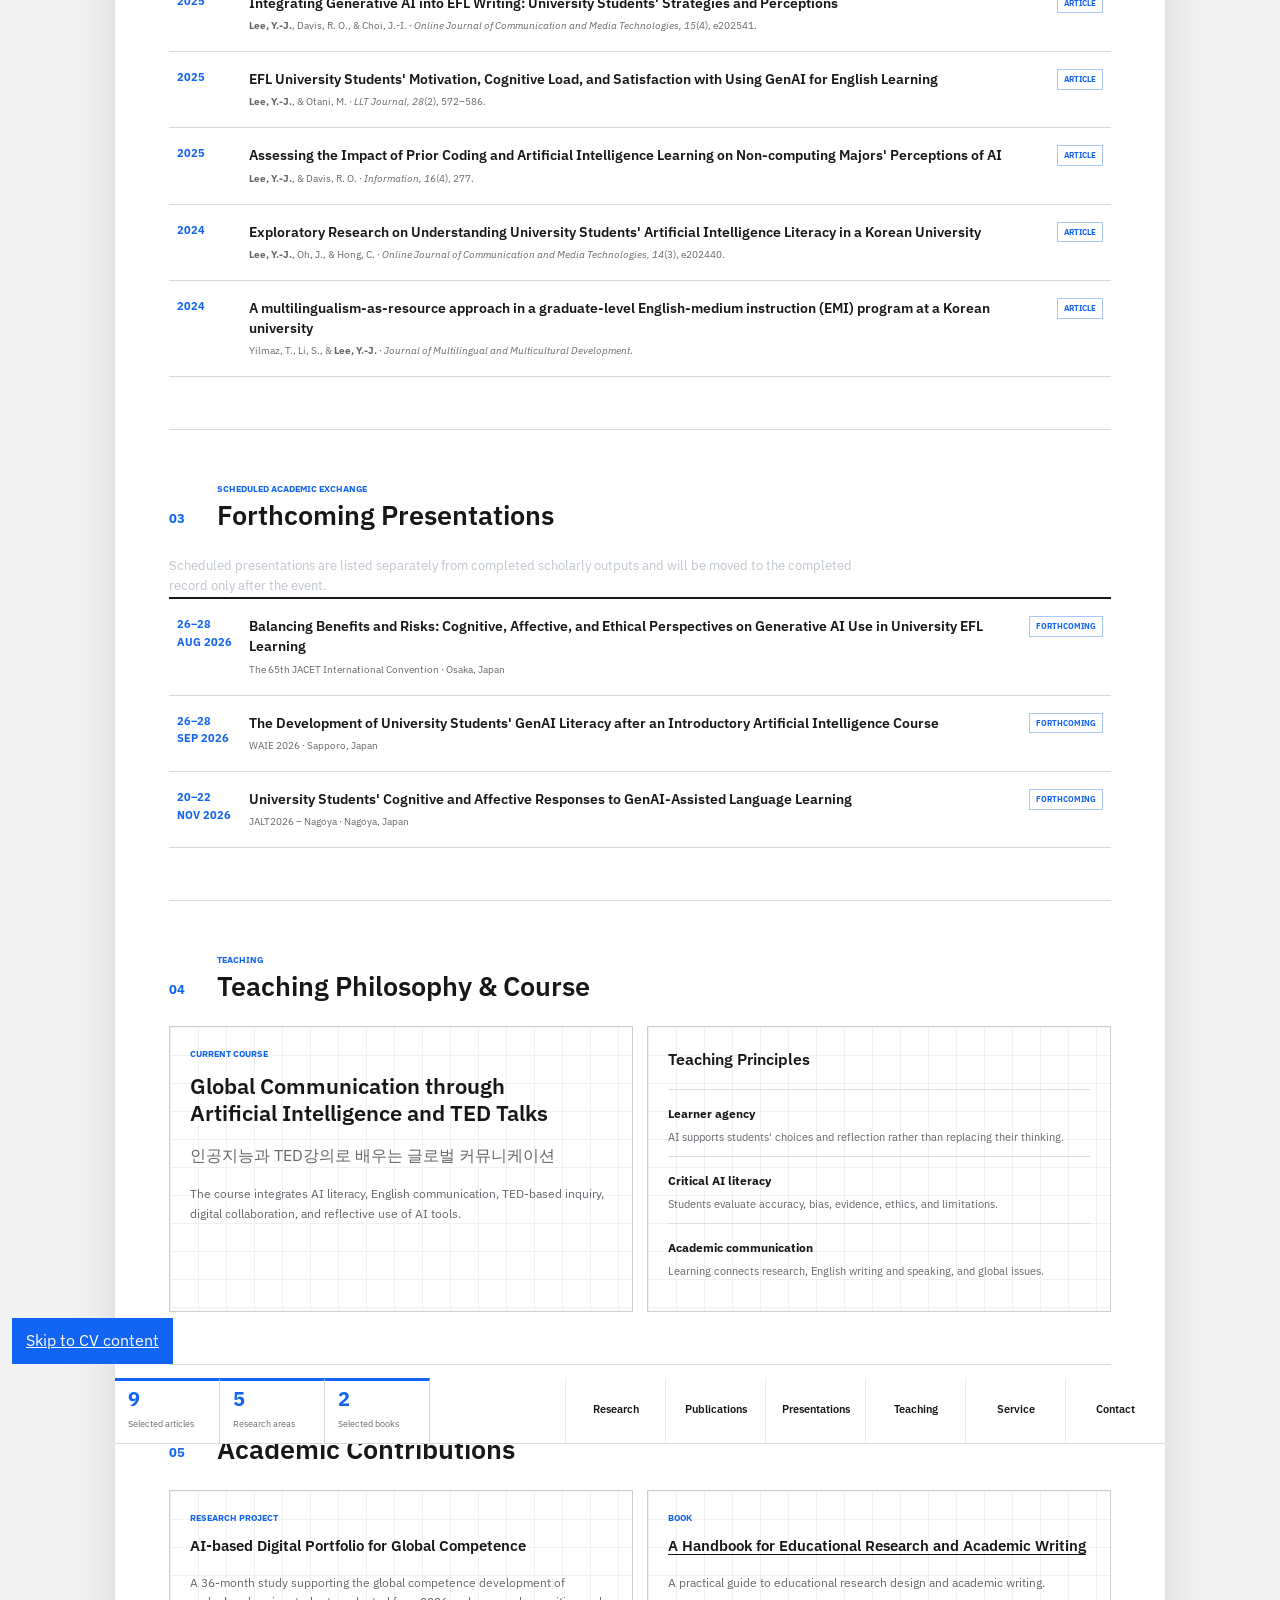
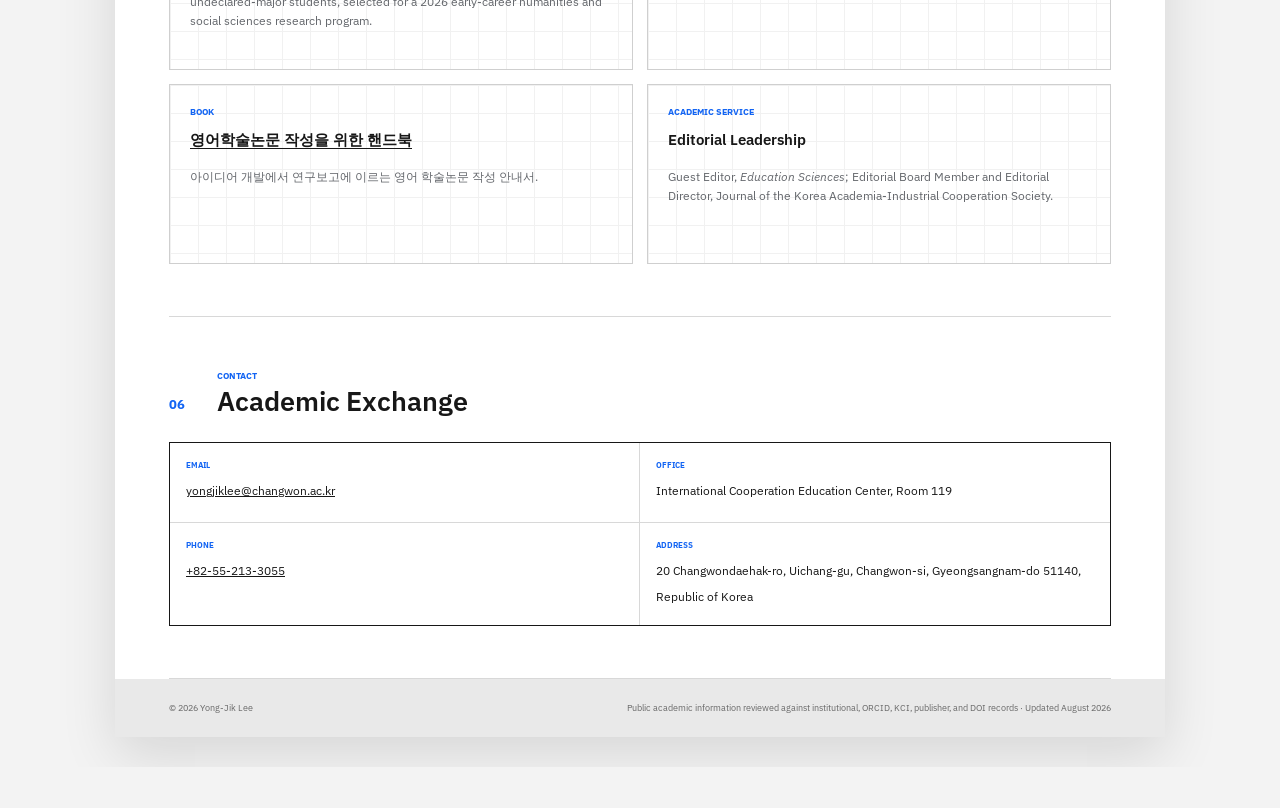
<file: contact.html>
<!doctype html><html lang="en"><head><meta charset="utf-8"><meta name="viewport" content="width=device-width,initial-scale=1"><meta http-equiv="refresh" content="0;url=index.html#contact"><title>Contact | Yong-Jik Lee</title><link rel="canonical" href="index.html#contact"></head><body><p><a href="index.html#contact">Continue to Contact</a></p></body></html>
</file>
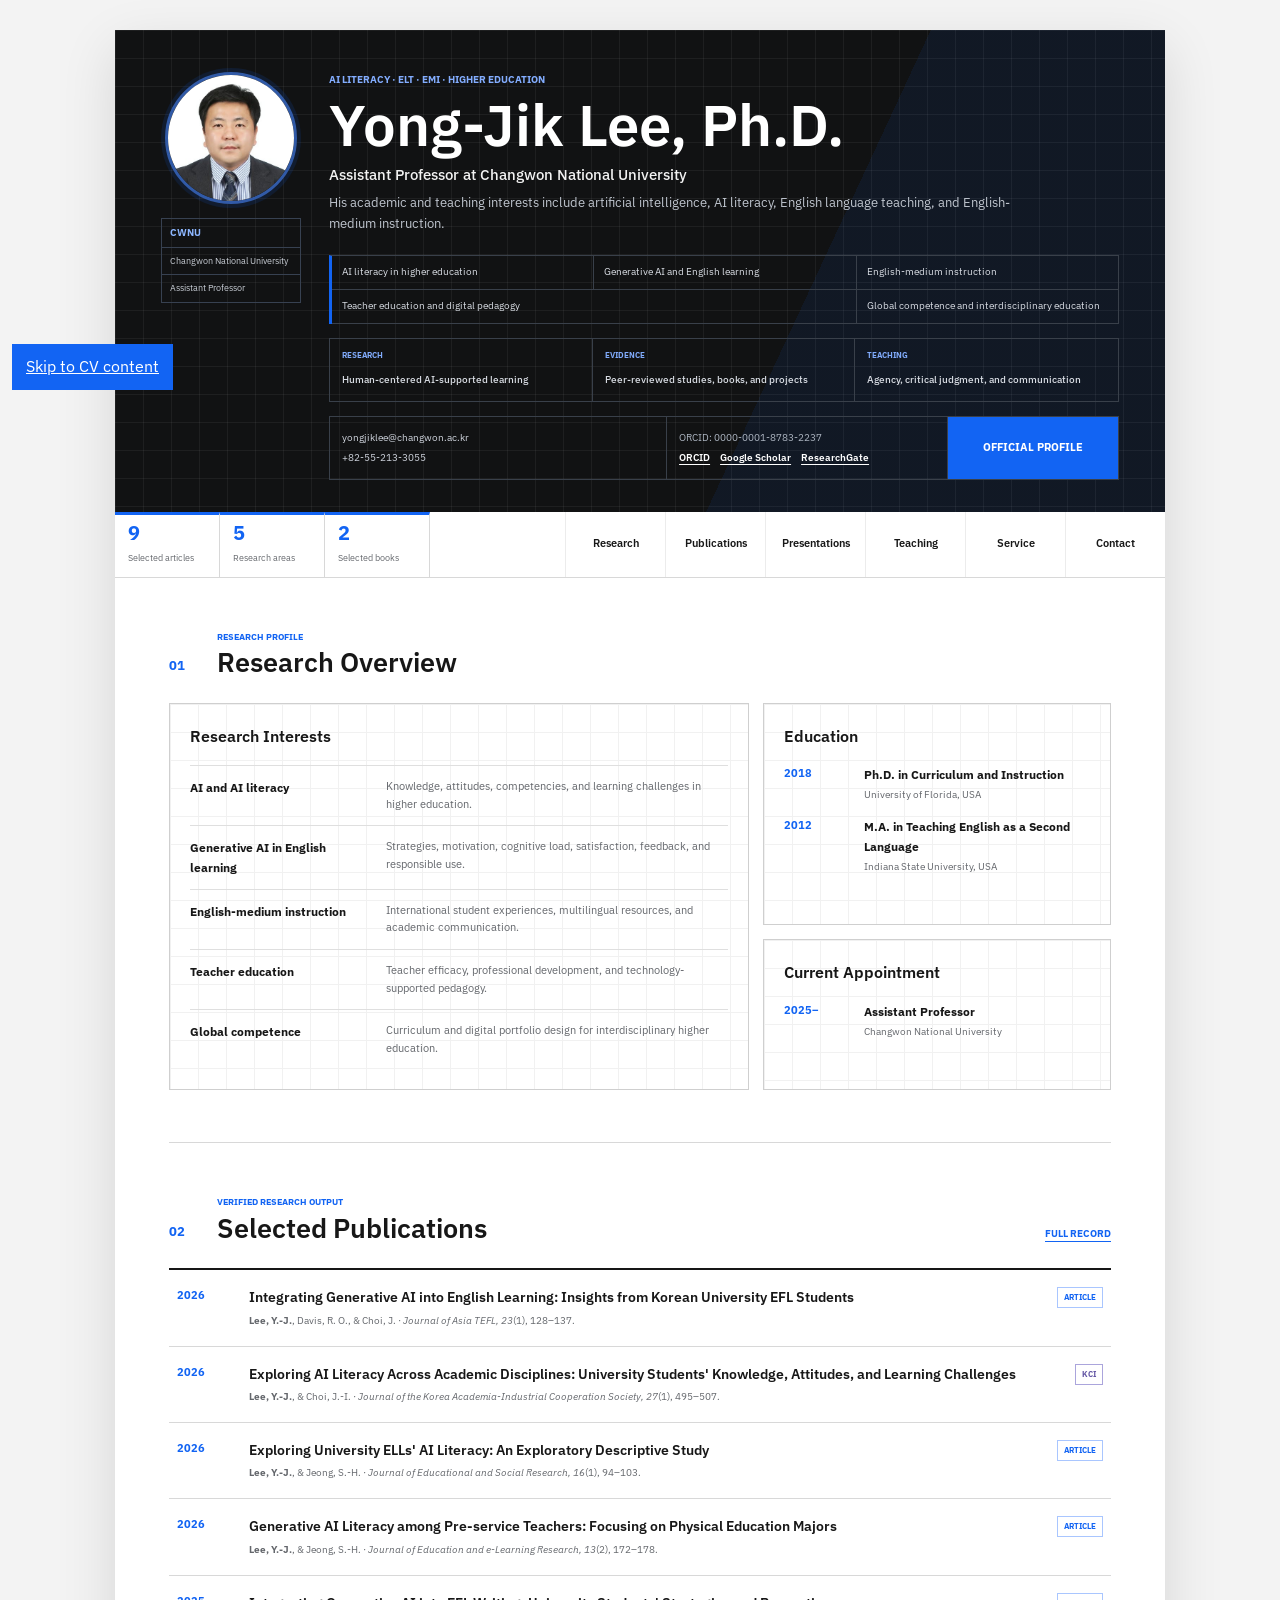
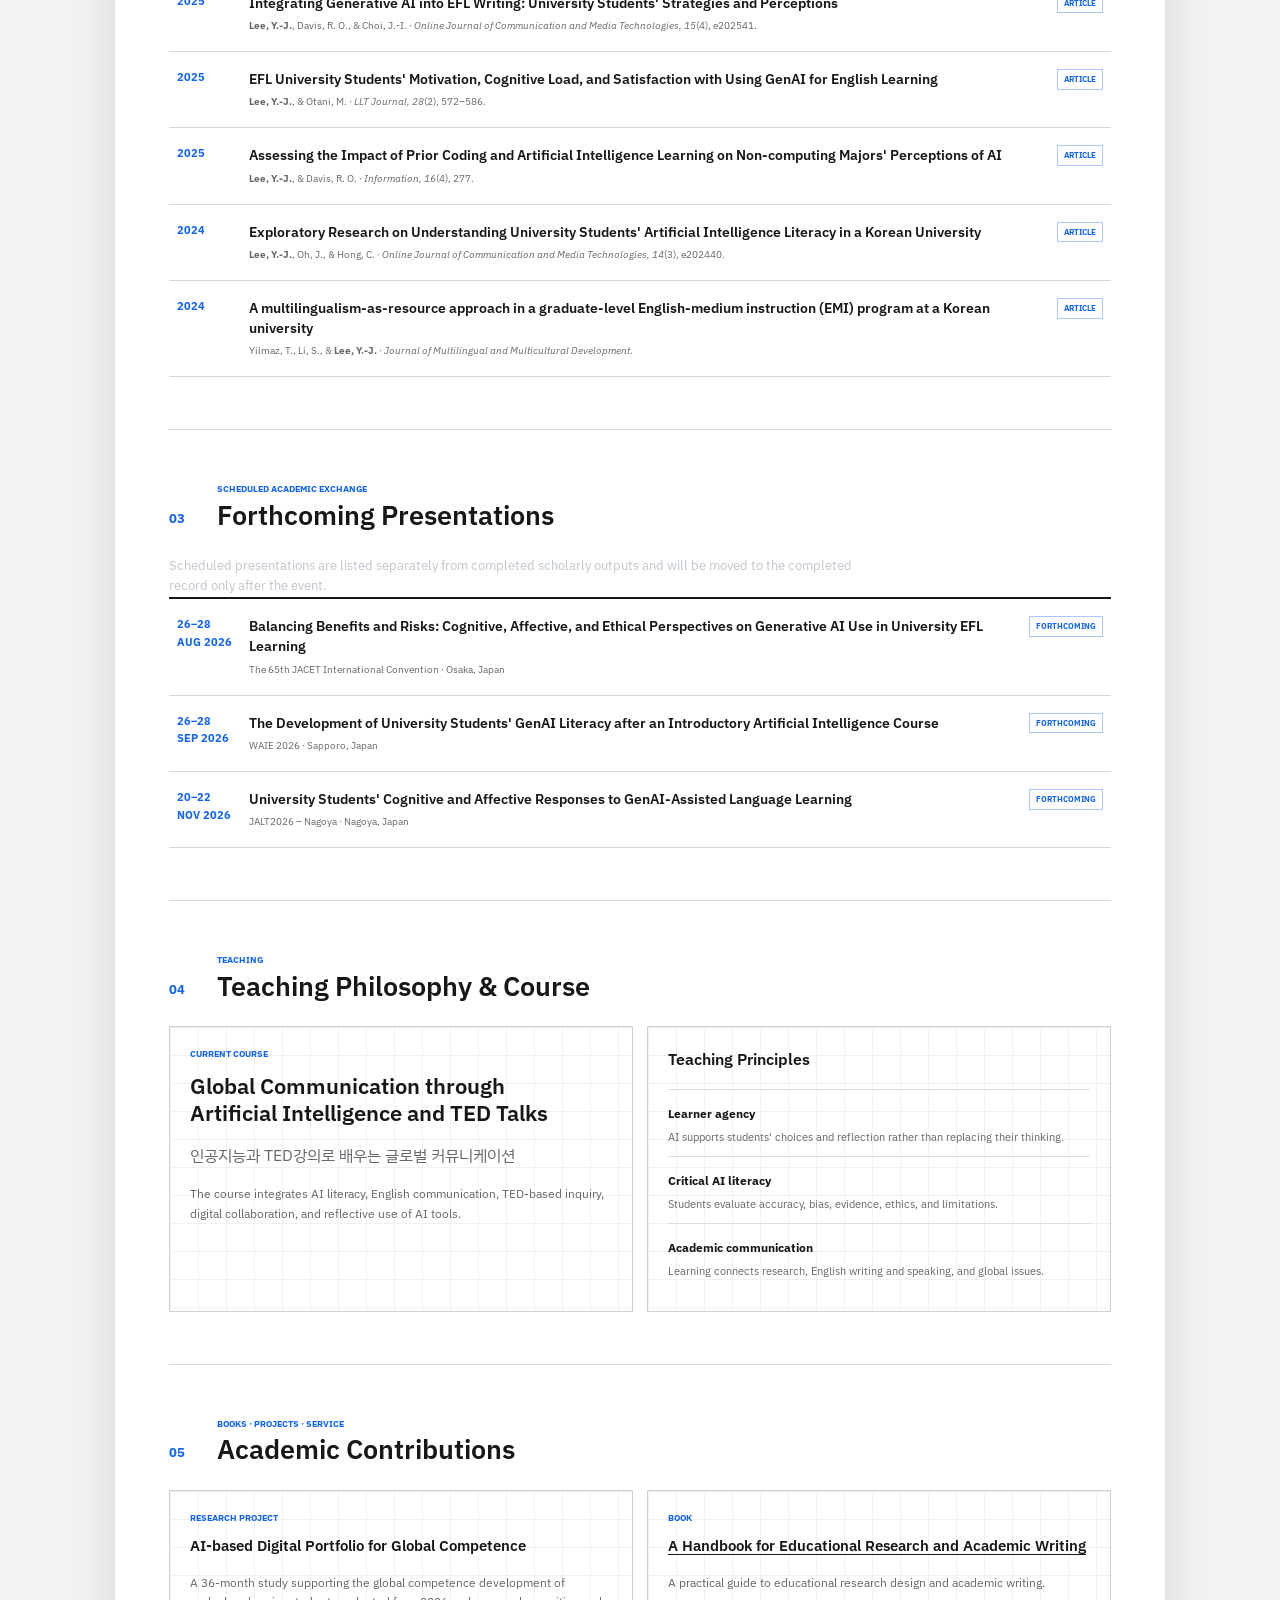
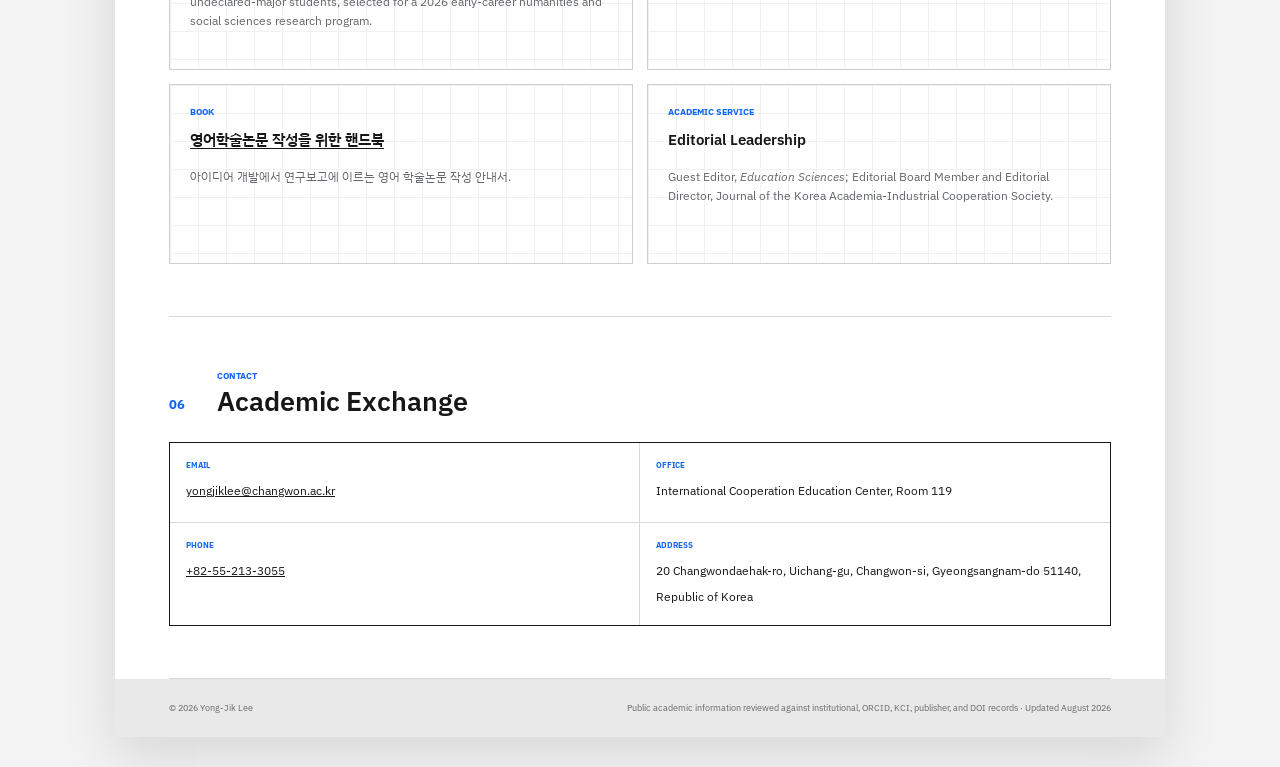
<file: publications.html>
<!doctype html><html lang="en"><head><meta charset="utf-8"><meta name="viewport" content="width=device-width,initial-scale=1"><meta http-equiv="refresh" content="0;url=index.html#publications"><title>Publications | Yong-Jik Lee</title><link rel="canonical" href="index.html#publications"></head><body><p><a href="index.html#publications">Continue to Publications</a></p></body></html>
</file>
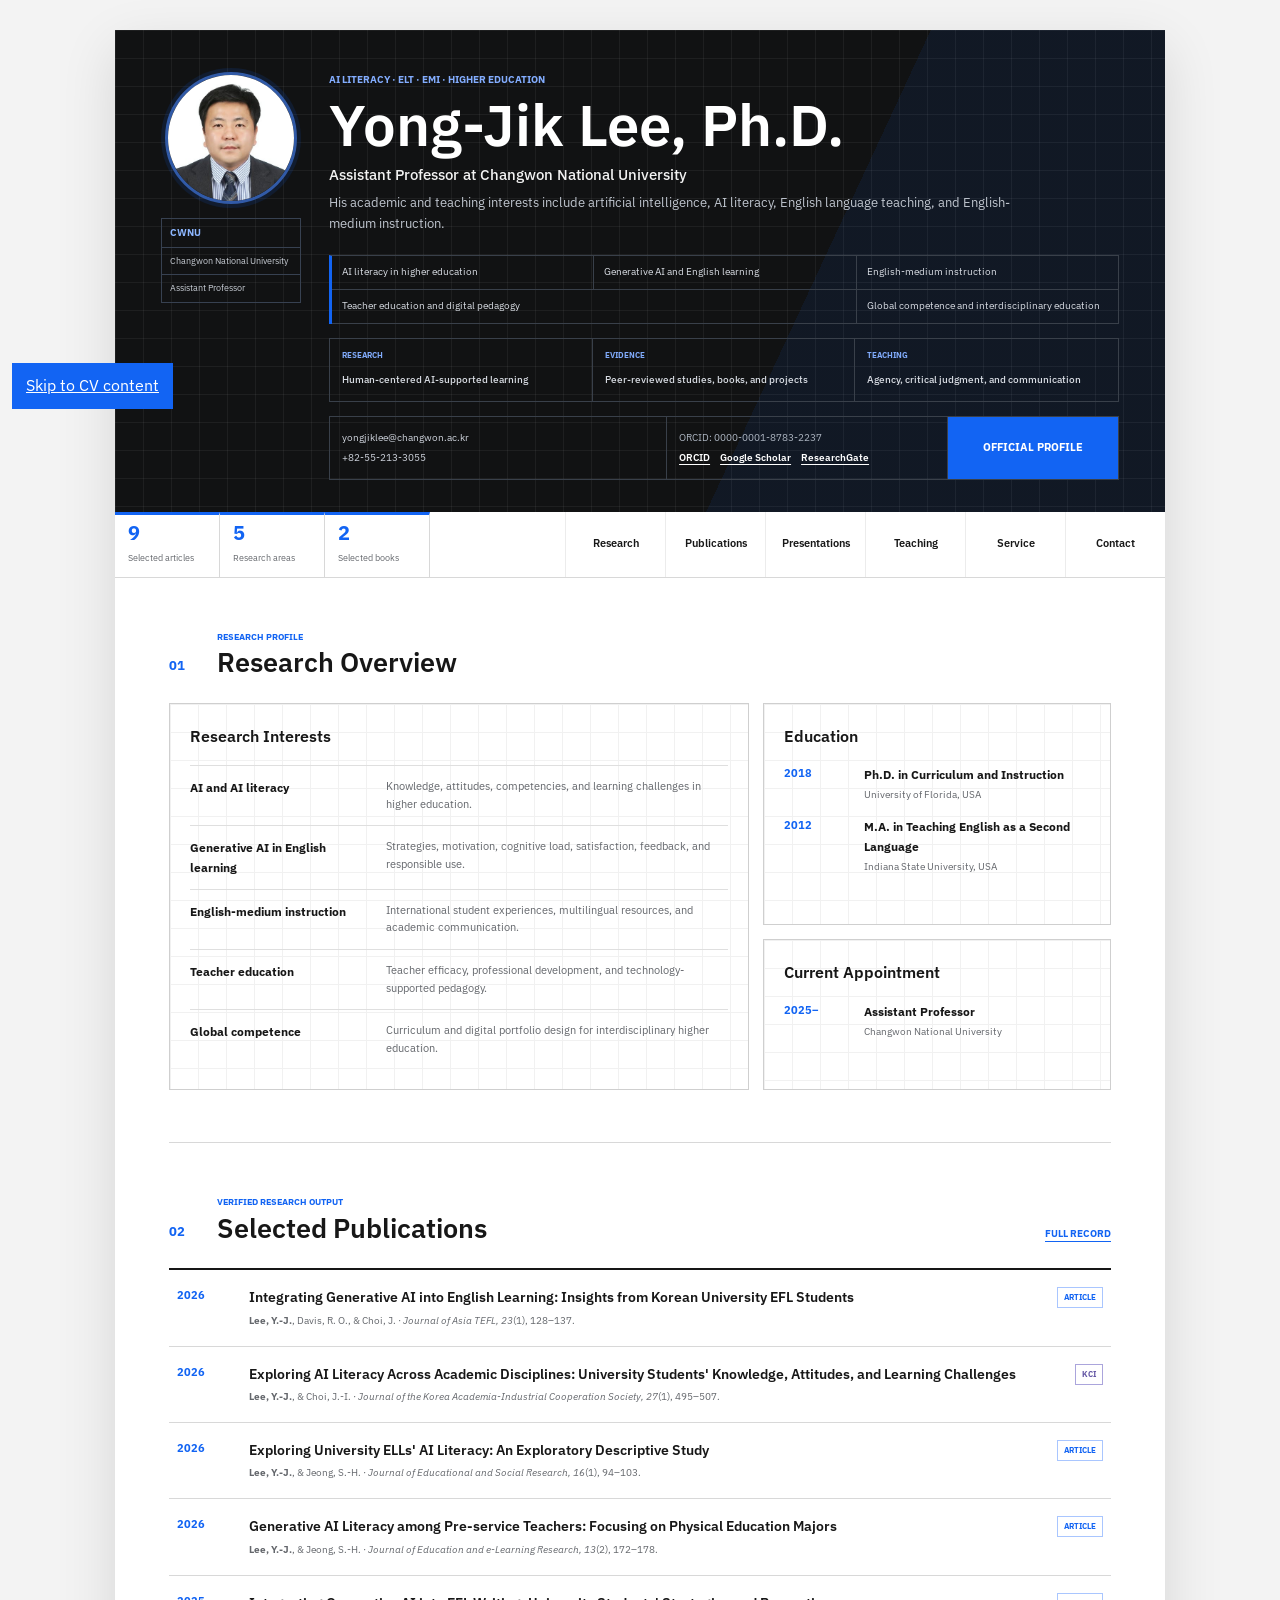
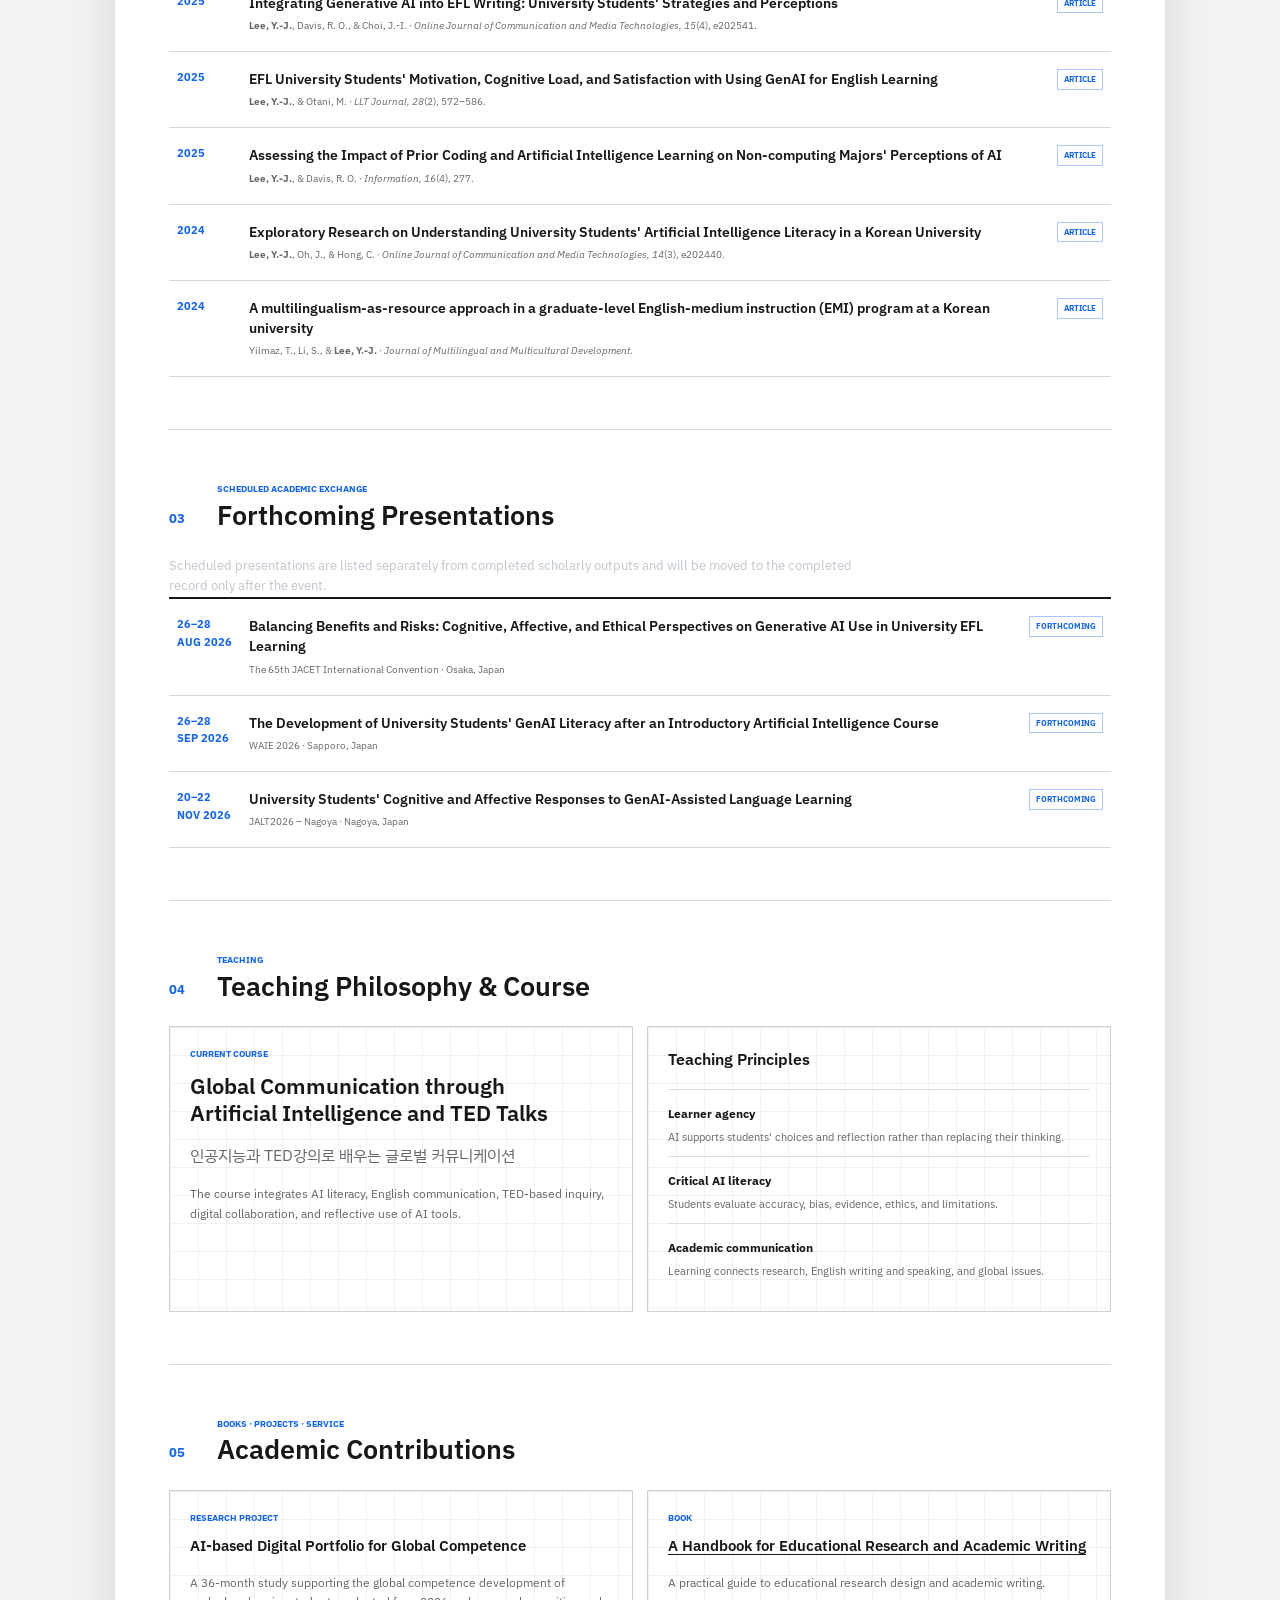
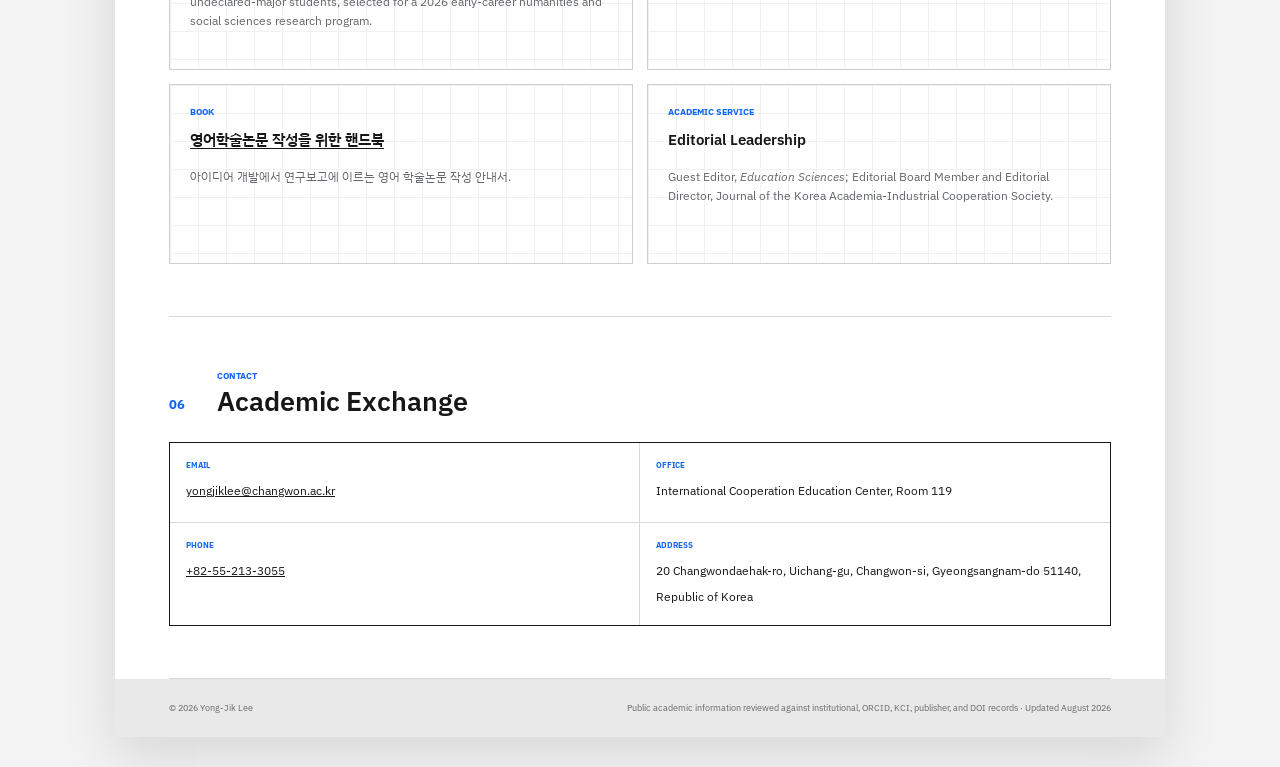
<file: research.html>
<!doctype html><html lang="en"><head><meta charset="utf-8"><meta name="viewport" content="width=device-width,initial-scale=1"><meta http-equiv="refresh" content="0;url=index.html#research"><title>Research | Yong-Jik Lee</title><link rel="canonical" href="index.html#research"></head><body><p><a href="index.html#research">Continue to Research</a></p></body></html>
</file>
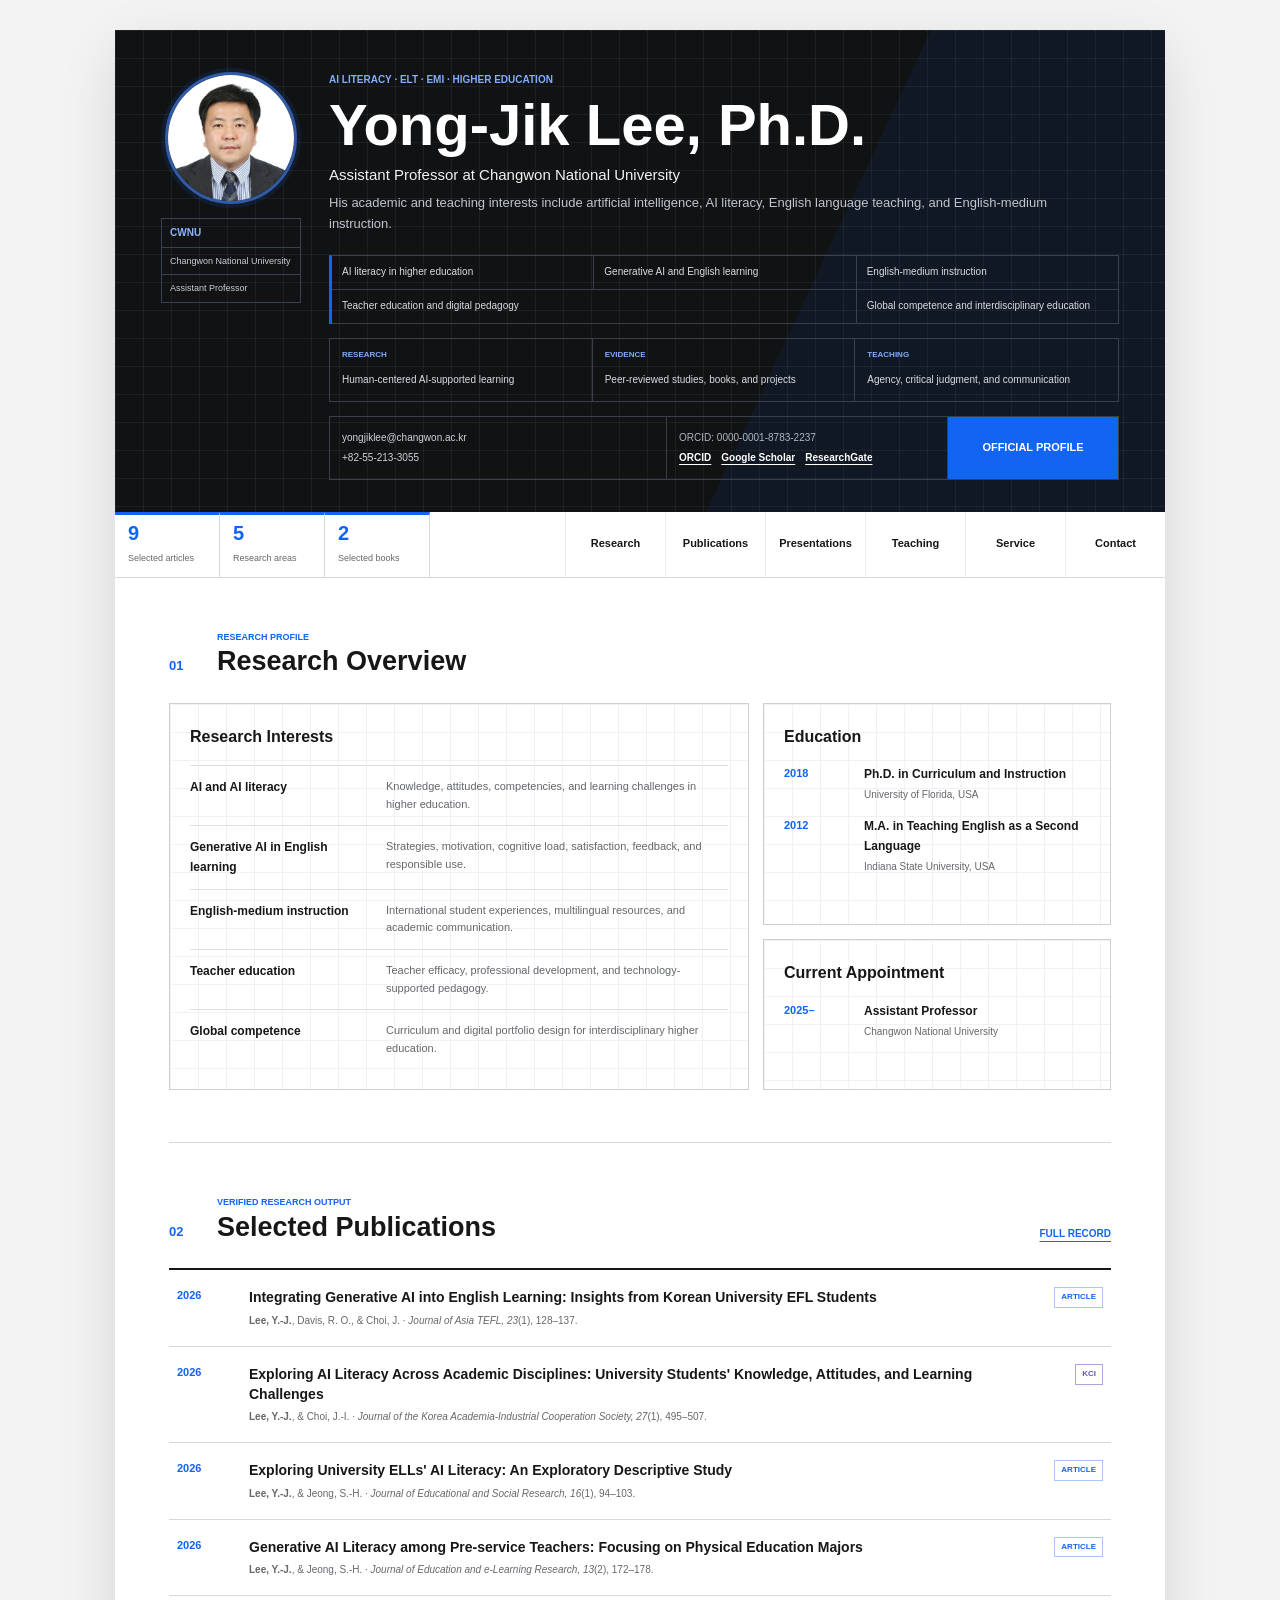
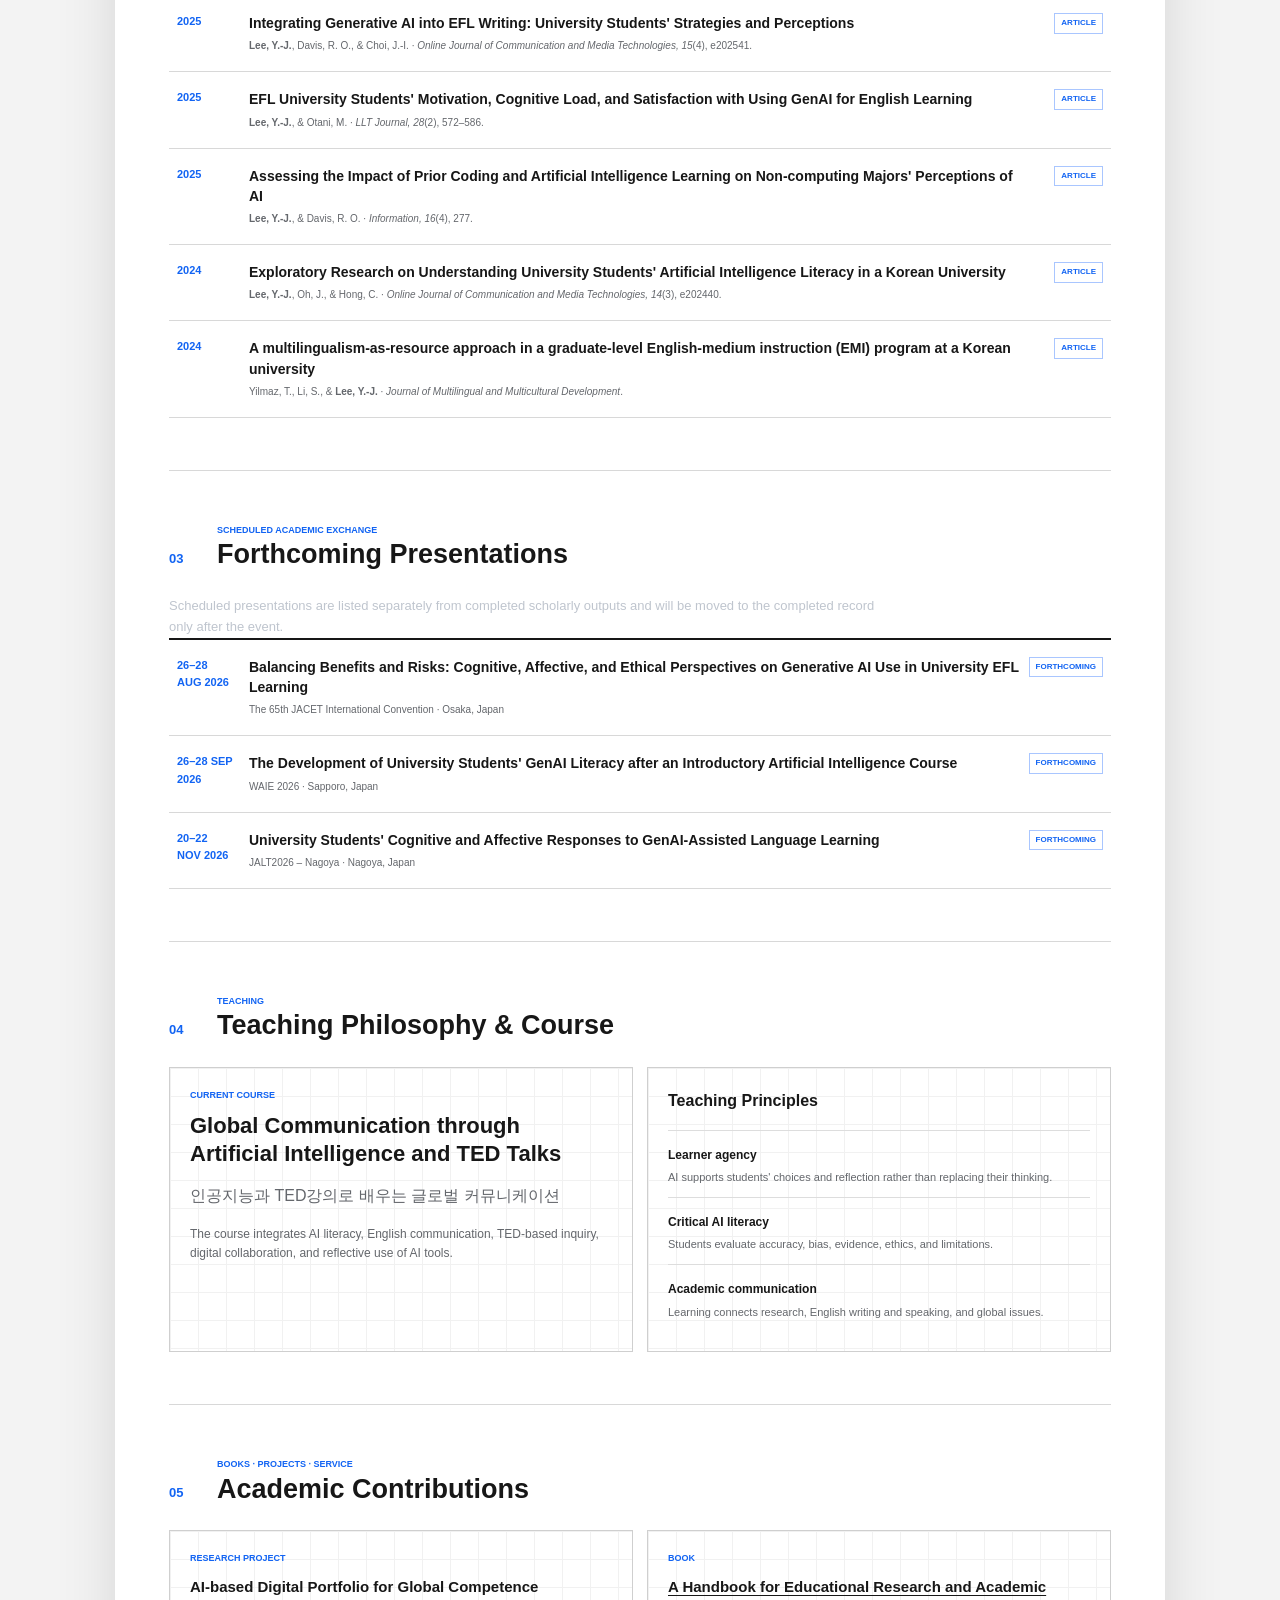
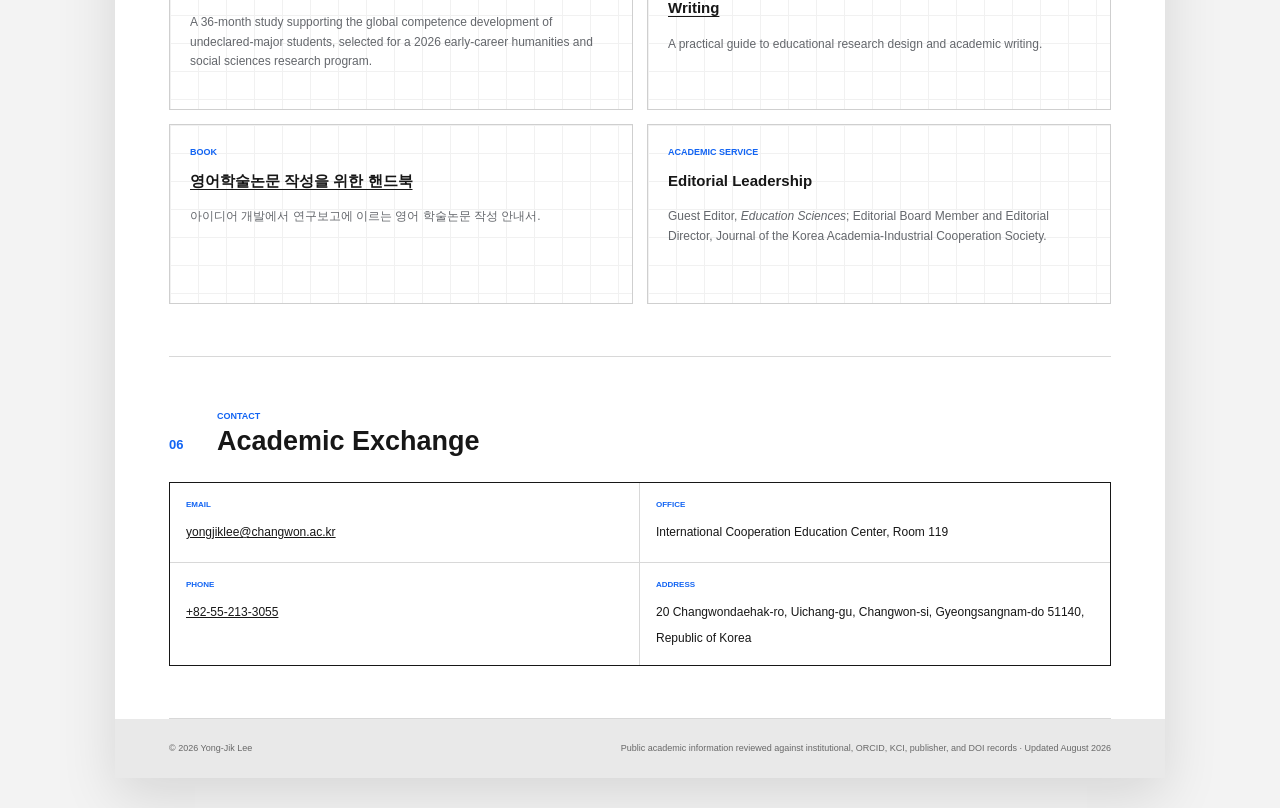
<file: teaching.html>
<!doctype html><html lang="en"><head><meta charset="utf-8"><meta name="viewport" content="width=device-width,initial-scale=1"><meta http-equiv="refresh" content="0;url=index.html#teaching"><title>Teaching | Yong-Jik Lee</title><link rel="canonical" href="index.html#teaching"></head><body><p><a href="index.html#teaching">Continue to Teaching</a></p></body></html>
</file>
<file: assets/cv-dashboard.css>
:root {
  --blue: #1264f3;
  --blue-soft: #dbe8ff;
  --ink: #171717;
  --black: #111213;
  --paper: #ffffff;
  --canvas: #f3f3f3;
  --line: #d8d8d8;
  --muted: #64676c;
  --grid: rgba(255, 255, 255, 0.055);
  --max: 1050px;
}

* { box-sizing: border-box; }
html { scroll-behavior: smooth; }
body {
  margin: 0;
  background: var(--canvas);
  color: var(--ink);
  font-family: "IBM Plex Sans", "IBM Plex Sans KR", sans-serif;
  line-height: 1.6;
  letter-spacing: 0;
  -webkit-font-smoothing: antialiased;
}
a { color: inherit; }
button { font: inherit; }
.skip-link { position: fixed; left: 12px; top: -60px; z-index: 100; padding: 10px 14px; background: var(--blue); color: white; }
.skip-link:focus { top: 12px; }

.cv-page {
  width: min(calc(100% - 36px), var(--max));
  margin: 30px auto;
  background: var(--paper);
  box-shadow: 0 18px 52px rgba(0, 0, 0, 0.12);
}

.profile-dashboard {
  position: relative;
  overflow: hidden;
  min-height: 430px;
  padding: 42px 46px 32px;
  color: #f5f7fb;
  background-color: var(--black);
  background-image:
    linear-gradient(var(--grid) 1px, transparent 1px),
    linear-gradient(90deg, var(--grid) 1px, transparent 1px);
  background-size: 28px 28px;
}
.profile-dashboard::after {
  content: "";
  position: absolute;
  inset: 0;
  pointer-events: none;
  background: linear-gradient(115deg, transparent 0 64%, rgba(18, 100, 243, 0.08) 64% 100%);
}
.profile-top { position: relative; z-index: 1; display: grid; grid-template-columns: 140px 1fr; gap: 28px; }
.portrait-column { display: flex; flex-direction: column; align-items: center; }
.portrait {
  width: 132px;
  height: 132px;
  object-fit: cover;
  object-position: 50% 30%;
  border: 3px solid #315aa7;
  border-radius: 50%;
  box-shadow: 0 0 0 4px rgba(18, 100, 243, 0.12);
}
.affiliation-mark { width: 100%; margin-top: 14px; border: 1px solid #374151; }
.affiliation-mark strong, .affiliation-mark span { display: block; padding: 6px 8px; border-bottom: 1px solid #374151; }
.affiliation-mark strong { color: #8db7ff; font-size: 10px; }
.affiliation-mark span { color: #c9ced6; font-size: 9px; }
.affiliation-mark span:last-child { border-bottom: 0; }
.signal { margin: 0 0 8px; color: #83adff; font-size: 10px; font-weight: 700; }
h1 { margin: 0; color: #fff; font-size: clamp(40px, 5.2vw, 58px); line-height: 1; font-weight: 600; }
.position { margin: 10px 0 0; color: #f3f3f3; font-size: 15px; font-weight: 500; line-height: 1.4; }
.profile-summary { max-width: 720px; margin: 8px 0 0; color: #bfc5ce; font-size: 13px; line-height: 1.6; }

.keyword-grid { display: grid; grid-template-columns: repeat(3, minmax(0, 1fr)); margin-top: 20px; border-top: 1px solid #39404a; border-left: 3px solid var(--blue); }
.keyword-grid span { min-height: 34px; padding: 8px 10px; border-right: 1px solid #39404a; border-bottom: 1px solid #39404a; color: #d9dde4; font-size: 10px; }
.keyword-grid span:nth-child(4) { grid-column: span 2; }
.evidence-strip { display: grid; grid-template-columns: repeat(3, 1fr); margin-top: 14px; border: 1px solid #39404a; }
.evidence-strip div { min-height: 58px; padding: 10px 12px; border-right: 1px solid #39404a; }
.evidence-strip div:last-child { border: 0; }
.evidence-strip small { display: block; margin-bottom: 4px; color: #81abfb; font-size: 8px; font-weight: 700; }
.evidence-strip strong { color: #d9dde4; font-size: 10px; font-weight: 500; }
.contact-strip { display: grid; grid-template-columns: 1.2fr 1fr 170px; margin-top: 14px; border: 1px solid #39404a; }
.contact-strip > * { min-height: 62px; padding: 10px 12px; border-right: 1px solid #39404a; }
.direct-contact, .academic-ids { display: flex; flex-direction: column; justify-content: center; gap: 4px; color: #cfd4dd; font-size: 10px; }
.direct-contact a { text-decoration: none; }
.academic-ids > span { color: #aeb6c2; }
.academic-ids div { display: flex; flex-wrap: wrap; gap: 10px; }
.academic-ids a { color: #fff; font-weight: 600; text-underline-offset: 3px; }
.profile-button { display: grid; place-items: center; border-right: 0 !important; background: var(--blue); color: #fff; font-size: 11px; font-weight: 700; text-decoration: none; }

.dashboard-nav { position: sticky; top: 0; z-index: 40; min-height: 54px; display: grid; grid-template-columns: repeat(3, 105px) 1fr; background: #fff; border-bottom: 1px solid var(--line); }
.metric { padding: 8px 13px; border-right: 1px solid var(--line); border-top: 3px solid var(--blue); }
.metric strong { display: block; color: var(--blue); font-size: 20px; line-height: 1; }
.metric span { color: var(--muted); font-size: 9px; }
.section-links { display: flex; justify-content: flex-end; }
.section-links a { min-width: 100px; display: grid; place-items: center; border-left: 1px solid #ececec; font-size: 11px; font-weight: 600; text-decoration: none; }
.section-links a:hover, .section-links a:focus-visible { color: var(--blue); box-shadow: inset 0 -3px 0 var(--blue); }
.nav-toggle { display: none; }

.cv-content { padding: 0 54px; }
.cv-section { padding: 52px 0; border-bottom: 1px solid var(--line); scroll-margin-top: 58px; }
.section-title { display: grid; grid-template-columns: 36px 1fr auto; align-items: end; gap: 12px; margin-bottom: 26px; }
.section-title > span { color: var(--blue); font-size: 13px; font-weight: 700; }
.section-title p { margin: 0 0 3px; color: var(--blue); font-size: 9px; font-weight: 700; }
.section-title h2 { margin: 0; font-size: 27px; line-height: 1.1; font-weight: 600; }
.section-title > a { color: var(--blue); font-size: 10px; font-weight: 700; text-underline-offset: 4px; }
.overview-grid { display: grid; grid-template-columns: 1.25fr .75fr; gap: 14px; }
.stack { display: grid; gap: 14px; }
.panel { padding: 20px; border: 1px solid #cfcfcf; background-color: #fff; background-image: linear-gradient(#f1f1f1 1px, transparent 1px), linear-gradient(90deg, #f1f1f1 1px, transparent 1px); background-size: 28px 28px; }
.panel h3 { margin: 0 0 16px; font-size: 16px; font-weight: 600; }
.interests ul { margin: 0; padding: 0; list-style: none; }
.interests li { display: grid; grid-template-columns: 180px 1fr; gap: 16px; padding: 12px 0; border-top: 1px solid #dfdfdf; }
.interests li strong { font-size: 12px; }
.interests li span { color: var(--muted); font-size: 11px; }
.cv-list { display: grid; grid-template-columns: 70px 1fr; gap: 14px 10px; margin: 0; }
.cv-list dt { color: var(--blue); font-size: 11px; font-weight: 700; }
.cv-list dd { margin: 0; }
.cv-list dd strong, .cv-list dd span { display: block; }
.cv-list dd strong { font-size: 12px; }
.cv-list dd span { margin-top: 3px; color: var(--muted); font-size: 10px; }

.publication-table { border-top: 2px solid var(--ink); }
.publication-table article { display: grid; grid-template-columns: 56px 1fr 62px; gap: 16px; align-items: start; padding: 17px 8px; border-bottom: 1px solid var(--line); }
.publication-table time { color: var(--blue); font-size: 11px; font-weight: 700; }
.publication-table h3 { margin: 0; font-size: 14px; line-height: 1.45; font-weight: 600; }
.publication-table h3 a { text-decoration: none; }
.publication-table h3 a:hover { color: var(--blue); text-decoration: underline; text-underline-offset: 3px; }
.publication-table p { margin: 5px 0 0; color: var(--muted); font-size: 10px; }
.index-tag { justify-self: end; padding: 3px 6px; border: 1px solid #a9c6ff; color: var(--blue); font-size: 8px; font-weight: 700; }
.index-tag.kci { border-color: #aba5dc; color: #6356a4; }
.teaching-grid { display: grid; grid-template-columns: 1fr 1fr; gap: 14px; }
.course-panel h3 { max-width: 390px; font-size: 22px; line-height: 1.25; }
.course-panel > p:last-child, .contribution-grid .panel > p:last-child { color: var(--muted); font-size: 12px; }
.ko { color: var(--muted); }
.blue-label { margin: 0 0 10px; color: var(--blue) !important; font-size: 9px !important; font-weight: 700; }
.philosophy-panel > div { padding: 10px 0; border-top: 1px solid #ddd; }
.philosophy-panel strong { font-size: 12px; }
.philosophy-panel p { margin: 3px 0 0; color: var(--muted); font-size: 11px; }
.contribution-grid { display: grid; grid-template-columns: repeat(2, minmax(0, 1fr)); gap: 14px; }
.contribution-grid .panel { min-height: 180px; }
.contribution-grid h3 { font-size: 15px; line-height: 1.45; }
.contribution-grid h3 a { text-underline-offset: 3px; }
.contact-card { display: grid; grid-template-columns: 1fr 1fr; border: 1px solid var(--ink); }
.contact-card > div { min-height: 80px; padding: 16px; border-right: 1px solid var(--line); border-bottom: 1px solid var(--line); }
.contact-card > div:nth-child(2n) { border-right: 0; }
.contact-card > div:nth-last-child(-n+2) { border-bottom: 0; }
.contact-card small { display: block; margin-bottom: 6px; color: var(--blue); font-size: 8px; font-weight: 700; }
.contact-card a, .contact-card span { font-size: 12px; }
.cv-footer { display: flex; justify-content: space-between; gap: 24px; padding: 22px 54px; background: #e9e9e9; color: #686868; font-size: 9px; }

@media (max-width: 900px) {
  .cv-page { width: 100%; margin: 0; }
  .profile-dashboard { padding: 34px 28px 28px; }
  .profile-top { grid-template-columns: 120px 1fr; }
  .portrait { width: 112px; height: 112px; }
  .keyword-grid { grid-template-columns: repeat(2, 1fr); }
  .keyword-grid span:nth-child(4) { grid-column: auto; }
  .contact-strip { grid-template-columns: 1fr 1fr; }
  .profile-button { grid-column: span 2; min-height: 40px; }
  .dashboard-nav { grid-template-columns: repeat(3, 90px) 1fr; }
  .section-links a { min-width: 82px; }
}

@media (max-width: 700px) {
  .profile-dashboard { min-height: auto; padding: 28px 18px 22px; }
  .profile-top { grid-template-columns: 1fr; }
  .portrait-column { display: grid; grid-template-columns: 96px 1fr; gap: 12px; align-items: center; }
  .portrait { width: 92px; height: 92px; }
  .affiliation-mark { margin: 0; }
  h1 { font-size: 39px; }
  .position { font-size: 12px; }
  .profile-summary { font-size: 11px; line-height: 1.5; }
  .keyword-grid { grid-template-columns: 1fr; }
  .evidence-strip, .contact-strip { display: none; }
  .dashboard-nav { grid-template-columns: repeat(3, 1fr) 62px; }
  .metric { padding-inline: 8px; }
  .section-links { display: none; position: absolute; left: 0; right: 0; top: 54px; flex-direction: column; background: #fff; border-bottom: 1px solid var(--line); }
  .section-links.open { display: flex; }
  .section-links a { min-height: 44px; border-left: 0; border-top: 1px solid #eee; }
  .nav-toggle { display: block; border: 0; border-left: 1px solid var(--line); background: #fff; font-size: 10px; font-weight: 600; }
  .cv-content { padding: 0 18px; }
  .cv-section { padding: 42px 0; }
  .overview-grid, .teaching-grid, .contribution-grid { grid-template-columns: 1fr; }
  .interests li { grid-template-columns: 1fr; gap: 4px; }
  .publication-table article { grid-template-columns: 44px 1fr; gap: 10px; }
  .index-tag { display: none; }
  .contact-card { grid-template-columns: 1fr; }
  .contact-card > div { border-right: 0; }
  .contact-card > div:nth-last-child(-n+2) { border-bottom: 1px solid var(--line); }
  .contact-card > div:last-child { border-bottom: 0; }
  .cv-footer { display: block; padding: 20px 18px; }
  .cv-footer span { display: block; margin-top: 5px; }
}

@media (prefers-reduced-motion: reduce) { html { scroll-behavior: auto; } }
</file>
<file: yongjik-lee-academic-cv/assets/cv-dashboard.css>
:root {
  --blue: #1264f3;
  --blue-soft: #dbe8ff;
  --ink: #171717;
  --black: #111213;
  --paper: #ffffff;
  --canvas: #f3f3f3;
  --line: #d8d8d8;
  --muted: #64676c;
  --grid: rgba(255, 255, 255, 0.055);
  --max: 1050px;
}

* { box-sizing: border-box; }
html { scroll-behavior: smooth; }
body {
  margin: 0;
  background: var(--canvas);
  color: var(--ink);
  font-family: "IBM Plex Sans", "IBM Plex Sans KR", sans-serif;
  line-height: 1.6;
  letter-spacing: 0;
  -webkit-font-smoothing: antialiased;
}
a { color: inherit; }
button { font: inherit; }
.skip-link { position: fixed; left: 12px; top: -60px; z-index: 100; padding: 10px 14px; background: var(--blue); color: white; }
.skip-link:focus { top: 12px; }

.cv-page {
  width: min(calc(100% - 36px), var(--max));
  margin: 30px auto;
  background: var(--paper);
  box-shadow: 0 18px 52px rgba(0, 0, 0, 0.12);
}

.profile-dashboard {
  position: relative;
  overflow: hidden;
  min-height: 430px;
  padding: 42px 46px 32px;
  color: #f5f7fb;
  background-color: var(--black);
  background-image:
    linear-gradient(var(--grid) 1px, transparent 1px),
    linear-gradient(90deg, var(--grid) 1px, transparent 1px);
  background-size: 28px 28px;
}
.profile-dashboard::after {
  content: "";
  position: absolute;
  inset: 0;
  pointer-events: none;
  background: linear-gradient(115deg, transparent 0 64%, rgba(18, 100, 243, 0.08) 64% 100%);
}
.profile-top { position: relative; z-index: 1; display: grid; grid-template-columns: 140px 1fr; gap: 28px; }
.portrait-column { display: flex; flex-direction: column; align-items: center; }
.portrait {
  width: 132px;
  height: 132px;
  object-fit: cover;
  object-position: 50% 30%;
  border: 3px solid #315aa7;
  border-radius: 50%;
  box-shadow: 0 0 0 4px rgba(18, 100, 243, 0.12);
}
.affiliation-mark { width: 100%; margin-top: 14px; border: 1px solid #374151; }
.affiliation-mark strong, .affiliation-mark span { display: block; padding: 6px 8px; border-bottom: 1px solid #374151; }
.affiliation-mark strong { color: #8db7ff; font-size: 10px; }
.affiliation-mark span { color: #c9ced6; font-size: 9px; }
.affiliation-mark span:last-child { border-bottom: 0; }
.signal { margin: 0 0 8px; color: #83adff; font-size: 10px; font-weight: 700; }
h1 { margin: 0; color: #fff; font-size: clamp(40px, 5.2vw, 58px); line-height: 1; font-weight: 600; }
.position { margin: 10px 0 0; color: #f3f3f3; font-size: 15px; font-weight: 500; line-height: 1.4; }
.profile-summary { max-width: 720px; margin: 8px 0 0; color: #bfc5ce; font-size: 13px; line-height: 1.6; }

.keyword-grid { display: grid; grid-template-columns: repeat(3, minmax(0, 1fr)); margin-top: 20px; border-top: 1px solid #39404a; border-left: 3px solid var(--blue); }
.keyword-grid span { min-height: 34px; padding: 8px 10px; border-right: 1px solid #39404a; border-bottom: 1px solid #39404a; color: #d9dde4; font-size: 10px; }
.keyword-grid span:nth-child(4) { grid-column: span 2; }
.evidence-strip { display: grid; grid-template-columns: repeat(3, 1fr); margin-top: 14px; border: 1px solid #39404a; }
.evidence-strip div { min-height: 58px; padding: 10px 12px; border-right: 1px solid #39404a; }
.evidence-strip div:last-child { border: 0; }
.evidence-strip small { display: block; margin-bottom: 4px; color: #81abfb; font-size: 8px; font-weight: 700; }
.evidence-strip strong { color: #d9dde4; font-size: 10px; font-weight: 500; }
.contact-strip { display: grid; grid-template-columns: 1.2fr 1fr 170px; margin-top: 14px; border: 1px solid #39404a; }
.contact-strip > * { min-height: 62px; padding: 10px 12px; border-right: 1px solid #39404a; }
.direct-contact, .academic-ids { display: flex; flex-direction: column; justify-content: center; gap: 4px; color: #cfd4dd; font-size: 10px; }
.direct-contact a { text-decoration: none; }
.academic-ids > span { color: #aeb6c2; }
.academic-ids div { display: flex; flex-wrap: wrap; gap: 10px; }
.academic-ids a { color: #fff; font-weight: 600; text-underline-offset: 3px; }
.profile-button { display: grid; place-items: center; border-right: 0 !important; background: var(--blue); color: #fff; font-size: 11px; font-weight: 700; text-decoration: none; }

.dashboard-nav { position: sticky; top: 0; z-index: 40; min-height: 54px; display: grid; grid-template-columns: repeat(3, 105px) 1fr; background: #fff; border-bottom: 1px solid var(--line); }
.metric { padding: 8px 13px; border-right: 1px solid var(--line); border-top: 3px solid var(--blue); }
.metric strong { display: block; color: var(--blue); font-size: 20px; line-height: 1; }
.metric span { color: var(--muted); font-size: 9px; }
.section-links { display: flex; justify-content: flex-end; }
.section-links a { min-width: 100px; display: grid; place-items: center; border-left: 1px solid #ececec; font-size: 11px; font-weight: 600; text-decoration: none; }
.section-links a:hover, .section-links a:focus-visible { color: var(--blue); box-shadow: inset 0 -3px 0 var(--blue); }
.nav-toggle { display: none; }

.cv-content { padding: 0 54px; }
.cv-section { padding: 52px 0; border-bottom: 1px solid var(--line); scroll-margin-top: 58px; }
.section-title { display: grid; grid-template-columns: 36px 1fr auto; align-items: end; gap: 12px; margin-bottom: 26px; }
.section-title > span { color: var(--blue); font-size: 13px; font-weight: 700; }
.section-title p { margin: 0 0 3px; color: var(--blue); font-size: 9px; font-weight: 700; }
.section-title h2 { margin: 0; font-size: 27px; line-height: 1.1; font-weight: 600; }
.section-title > a { color: var(--blue); font-size: 10px; font-weight: 700; text-underline-offset: 4px; }
.overview-grid { display: grid; grid-template-columns: 1.25fr .75fr; gap: 14px; }
.stack { display: grid; gap: 14px; }
.panel { padding: 20px; border: 1px solid #cfcfcf; background-color: #fff; background-image: linear-gradient(#f1f1f1 1px, transparent 1px), linear-gradient(90deg, #f1f1f1 1px, transparent 1px); background-size: 28px 28px; }
.panel h3 { margin: 0 0 16px; font-size: 16px; font-weight: 600; }
.interests ul { margin: 0; padding: 0; list-style: none; }
.interests li { display: grid; grid-template-columns: 180px 1fr; gap: 16px; padding: 12px 0; border-top: 1px solid #dfdfdf; }
.interests li strong { font-size: 12px; }
.interests li span { color: var(--muted); font-size: 11px; }
.cv-list { display: grid; grid-template-columns: 70px 1fr; gap: 14px 10px; margin: 0; }
.cv-list dt { color: var(--blue); font-size: 11px; font-weight: 700; }
.cv-list dd { margin: 0; }
.cv-list dd strong, .cv-list dd span { display: block; }
.cv-list dd strong { font-size: 12px; }
.cv-list dd span { margin-top: 3px; color: var(--muted); font-size: 10px; }

.publication-table { border-top: 2px solid var(--ink); }
.publication-table article { display: grid; grid-template-columns: 56px 1fr 72px; gap: 16px; align-items: start; padding: 17px 8px; border-bottom: 1px solid var(--line); }
.publication-table time { color: var(--blue); font-size: 11px; font-weight: 700; }
.publication-table h3 { margin: 0; font-size: 14px; line-height: 1.45; font-weight: 600; }
.publication-table h3 a { text-decoration: none; }
.publication-table h3 a:hover { color: var(--blue); text-decoration: underline; text-underline-offset: 3px; }
.publication-table p { margin: 5px 0 0; color: var(--muted); font-size: 10px; }
.index-badges { display: flex; flex-direction: column; align-items: flex-end; gap: 5px; }
.index-tag { padding: 3px 6px; border: 1px solid #a9c6ff; color: var(--blue); font-size: 8px; font-weight: 700; }
.index-tag.scopus { border-color: #a9c6ff; color: var(--blue); }
.index-tag.ssci { border-color: #78bea7; color: #08785a; }
.index-tag.kci { border-color: #aba5dc; color: #6356a4; }
.teaching-grid { display: grid; grid-template-columns: 1fr 1fr; gap: 14px; }
.course-panel h3 { max-width: 390px; font-size: 22px; line-height: 1.25; }
.course-panel > p:last-child, .contribution-grid .panel > p:last-child { color: var(--muted); font-size: 12px; }
.ko { color: var(--muted); }
.blue-label { margin: 0 0 10px; color: var(--blue) !important; font-size: 9px !important; font-weight: 700; }
.philosophy-panel > div { padding: 10px 0; border-top: 1px solid #ddd; }
.philosophy-panel strong { font-size: 12px; }
.philosophy-panel p { margin: 3px 0 0; color: var(--muted); font-size: 11px; }
.contribution-grid { display: grid; grid-template-columns: repeat(2, minmax(0, 1fr)); gap: 14px; }
.contribution-grid .panel { min-height: 180px; }
.contribution-grid h3 { font-size: 15px; line-height: 1.45; }
.contribution-grid h3 a { text-underline-offset: 3px; }
.contact-card { display: grid; grid-template-columns: 1fr 1fr; border: 1px solid var(--ink); }
.contact-card > div { min-height: 80px; padding: 16px; border-right: 1px solid var(--line); border-bottom: 1px solid var(--line); }
.contact-card > div:nth-child(2n) { border-right: 0; }
.contact-card > div:nth-last-child(-n+2) { border-bottom: 0; }
.contact-card small { display: block; margin-bottom: 6px; color: var(--blue); font-size: 8px; font-weight: 700; }
.contact-card a, .contact-card span { font-size: 12px; }
.cv-footer { display: flex; justify-content: space-between; gap: 24px; padding: 22px 54px; background: #e9e9e9; color: #686868; font-size: 9px; }

@media (max-width: 900px) {
  .cv-page { width: 100%; margin: 0; }
  .profile-dashboard { padding: 34px 28px 28px; }
  .profile-top { grid-template-columns: 120px 1fr; }
  .portrait { width: 112px; height: 112px; }
  .keyword-grid { grid-template-columns: repeat(2, 1fr); }
  .keyword-grid span:nth-child(4) { grid-column: auto; }
  .contact-strip { grid-template-columns: 1fr 1fr; }
  .profile-button { grid-column: span 2; min-height: 40px; }
  .dashboard-nav { grid-template-columns: repeat(3, 90px) 1fr; }
  .section-links a { min-width: 82px; }
}

@media (max-width: 700px) {
  .profile-dashboard { min-height: auto; padding: 28px 18px 22px; }
  .profile-top { grid-template-columns: 1fr; }
  .portrait-column { display: grid; grid-template-columns: 96px 1fr; gap: 12px; align-items: center; }
  .portrait { width: 92px; height: 92px; }
  .affiliation-mark { margin: 0; }
  h1 { font-size: 39px; }
  .position { font-size: 12px; }
  .profile-summary { font-size: 11px; line-height: 1.5; }
  .keyword-grid { grid-template-columns: 1fr; }
  .evidence-strip, .contact-strip { display: none; }
  .dashboard-nav { grid-template-columns: repeat(3, 1fr) 62px; }
  .metric { padding-inline: 8px; }
  .section-links { display: none; position: absolute; left: 0; right: 0; top: 54px; flex-direction: column; background: #fff; border-bottom: 1px solid var(--line); }
  .section-links.open { display: flex; }
  .section-links a { min-height: 44px; border-left: 0; border-top: 1px solid #eee; }
  .nav-toggle { display: block; border: 0; border-left: 1px solid var(--line); background: #fff; font-size: 10px; font-weight: 600; }
  .cv-content { padding: 0 18px; }
  .cv-section { padding: 42px 0; }
  .overview-grid, .teaching-grid, .contribution-grid { grid-template-columns: 1fr; }
  .interests li { grid-template-columns: 1fr; gap: 4px; }
  .publication-table article { grid-template-columns: 44px 1fr; gap: 10px; }
  .index-badges { display: none; }
  .contact-card { grid-template-columns: 1fr; }
  .contact-card > div { border-right: 0; }
  .contact-card > div:nth-last-child(-n+2) { border-bottom: 1px solid var(--line); }
  .contact-card > div:last-child { border-bottom: 0; }
  .cv-footer { display: block; padding: 20px 18px; }
  .cv-footer span { display: block; margin-top: 5px; }
}

@media (prefers-reduced-motion: reduce) { html { scroll-behavior: auto; } }
</file>
